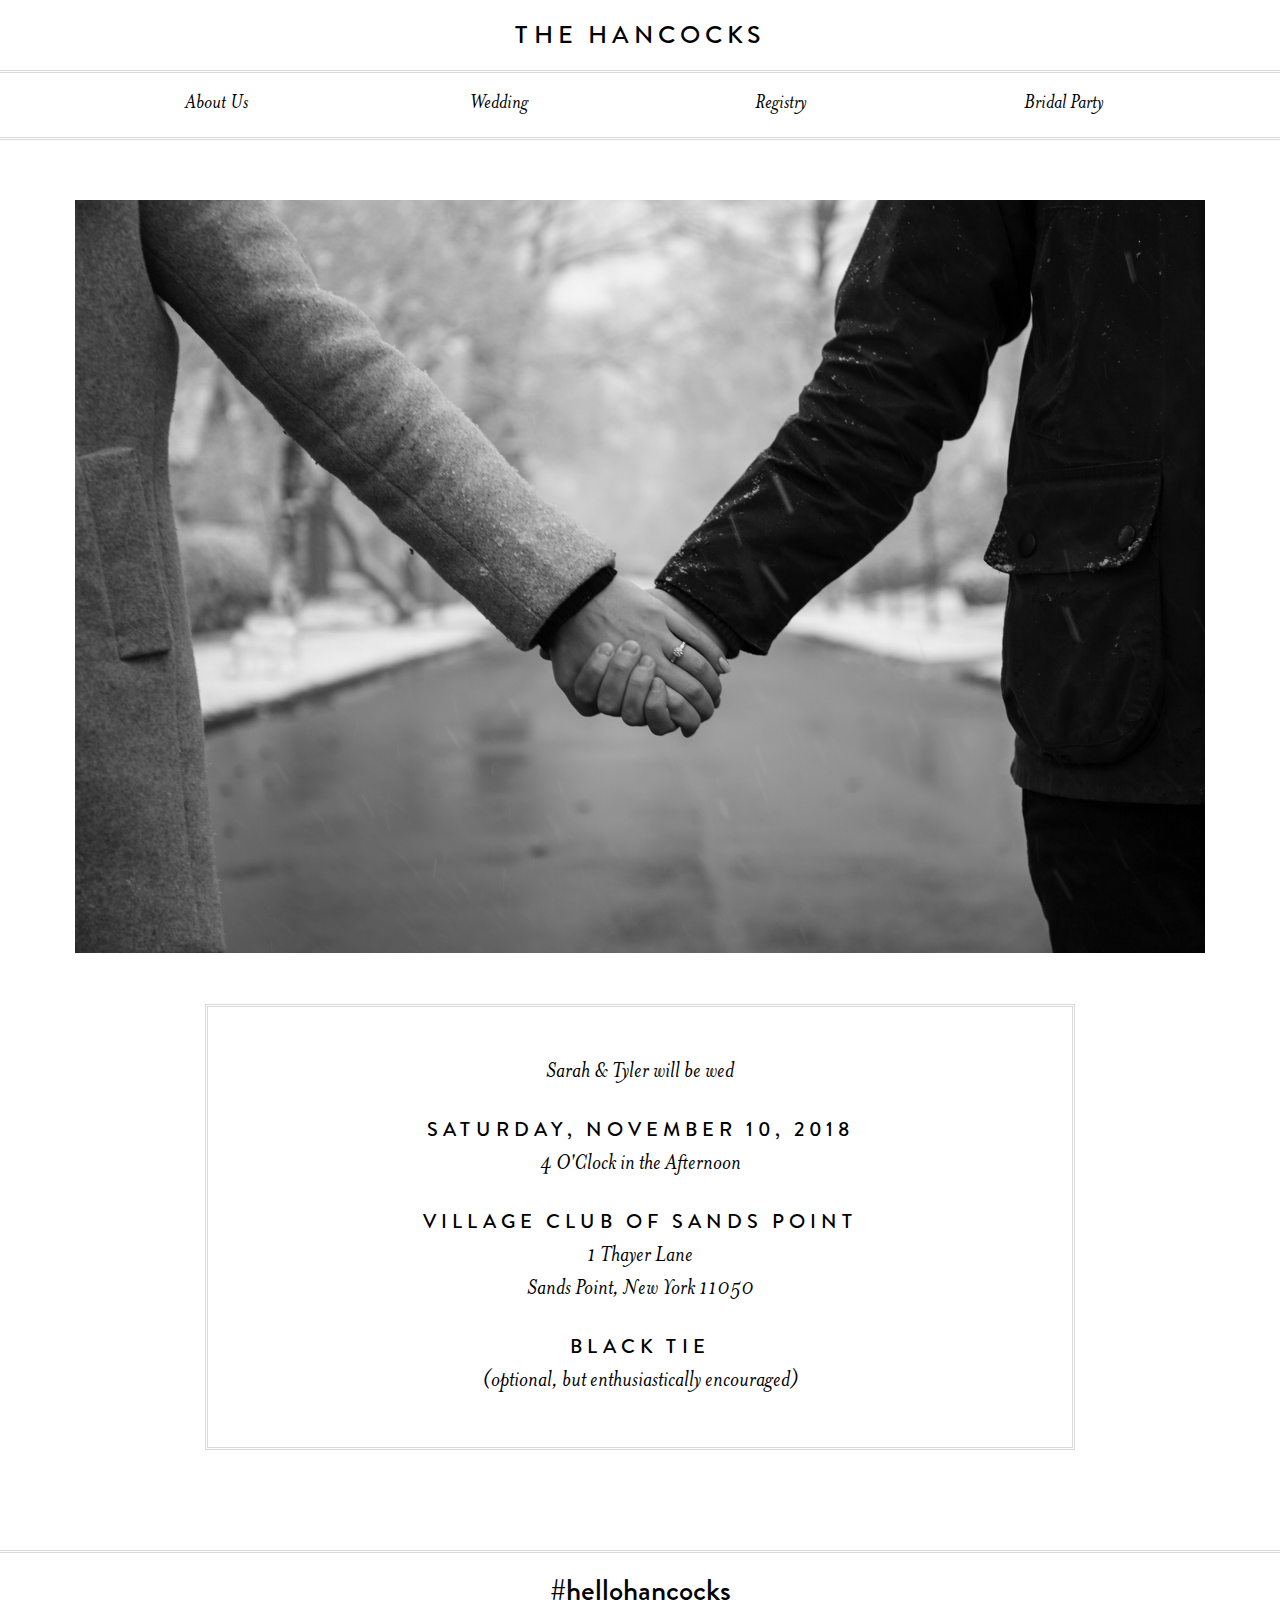
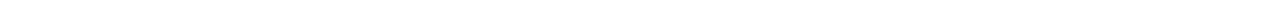
<file: index.html>
<!doctype html>
<html>
  <head>
  	<meta charset="utf-8">
    <meta name="viewport" content="width=device-width,height=device-height,initial-scale=1,maximum-scale=1,user-scalable=no">
    <title>Hello Hancocks</title>
    <link rel="shortcut icon" href="assets/images/favicon.png" type="image/x-icon">
  	<!-- meta info -->
    <meta name="description" content="Sarah and Tyler will be wed Saturday, November 10, 2018 4 O'Clock in the Afternoon"/>
    <!-- style sheets -->
  	<link rel="stylesheet" type="text/css" href="assets/css/grid.css">
  	<link rel="stylesheet" type="text/css" href="assets/css/style.css">
  </head>
  <body>
    <header>
      <div class="logo">
        <a href="http://hellohancocks.com/">The Hancocks</a>
      </div>
      <nav>
        <ul class="nav-mobile">
          <div class="container">
            <div class="row no-gutters">
              <div class="col-3">
                <li class="nav-mobile__item">
                  <a href="about.html">About Us</a>
                </li>
              </div>
              <div class="col-3">
                <li class="nav-mobile__item">
                  <a href="wedding.html">Wedding</a>
                </li>
              </div>
              <div class="col-3">
                <li class="nav-mobile__item">
                  <a href="registry.html">Registry</a>
                </li>
              </div>
              <div class="col-3">
                <li class="nav-mobile__item">
                  <a href="bridal-party.html">Bridal Party</a>
                </li>
              </div>
            </div>
          </div>
        </ul>
      </nav><!-- end nav -->
    </header><!-- end header -->
    <article id="bridal-party">
      <section>
        <div class="container">
          <div class="row">
            <div class="col-12">
              <img src="assets/images/index-feature.jpg" width="100%;"/>
            </div>
          </div>
          <div class="row flex">
            <div class="col-12 col-md-9" id="wedding-info">
              <p class="text">Sarah &amp; Tyler will be wed</p>
              <p class="text"><span class="date">Saturday, November 10, 2018</span><br />4 O'Clock in the Afternoon</p>
              <p class="text"><span class="place">Village Club of Sands Point</span><br />1 Thayer Lane<br />Sands Point, New York 11050</p>
              <p class="text"><span class="attire">Black Tie</span><br />(optional, but enthusiastically encouraged)</p>
            </div>
          </div>
        </div>
      </section>
    </article>
    <footer>
      <div class="container">
        <h4 class="hashtag"><a href="https://www.instagram.com/explore/tags/hellohancocks/" target="_blank">#hellohancocks</a></h4>
      </div>
    </footer>

  	<!-- scripts -->
  	<script src="https://code.jquery.com/jquery-3.3.1.min.js" integrity="sha256-FgpCb/KJQlLNfOu91ta32o/NMZxltwRo8QtmkMRdAu8=" crossorigin="anonymous"></script>
  </body>
</html>
</file>
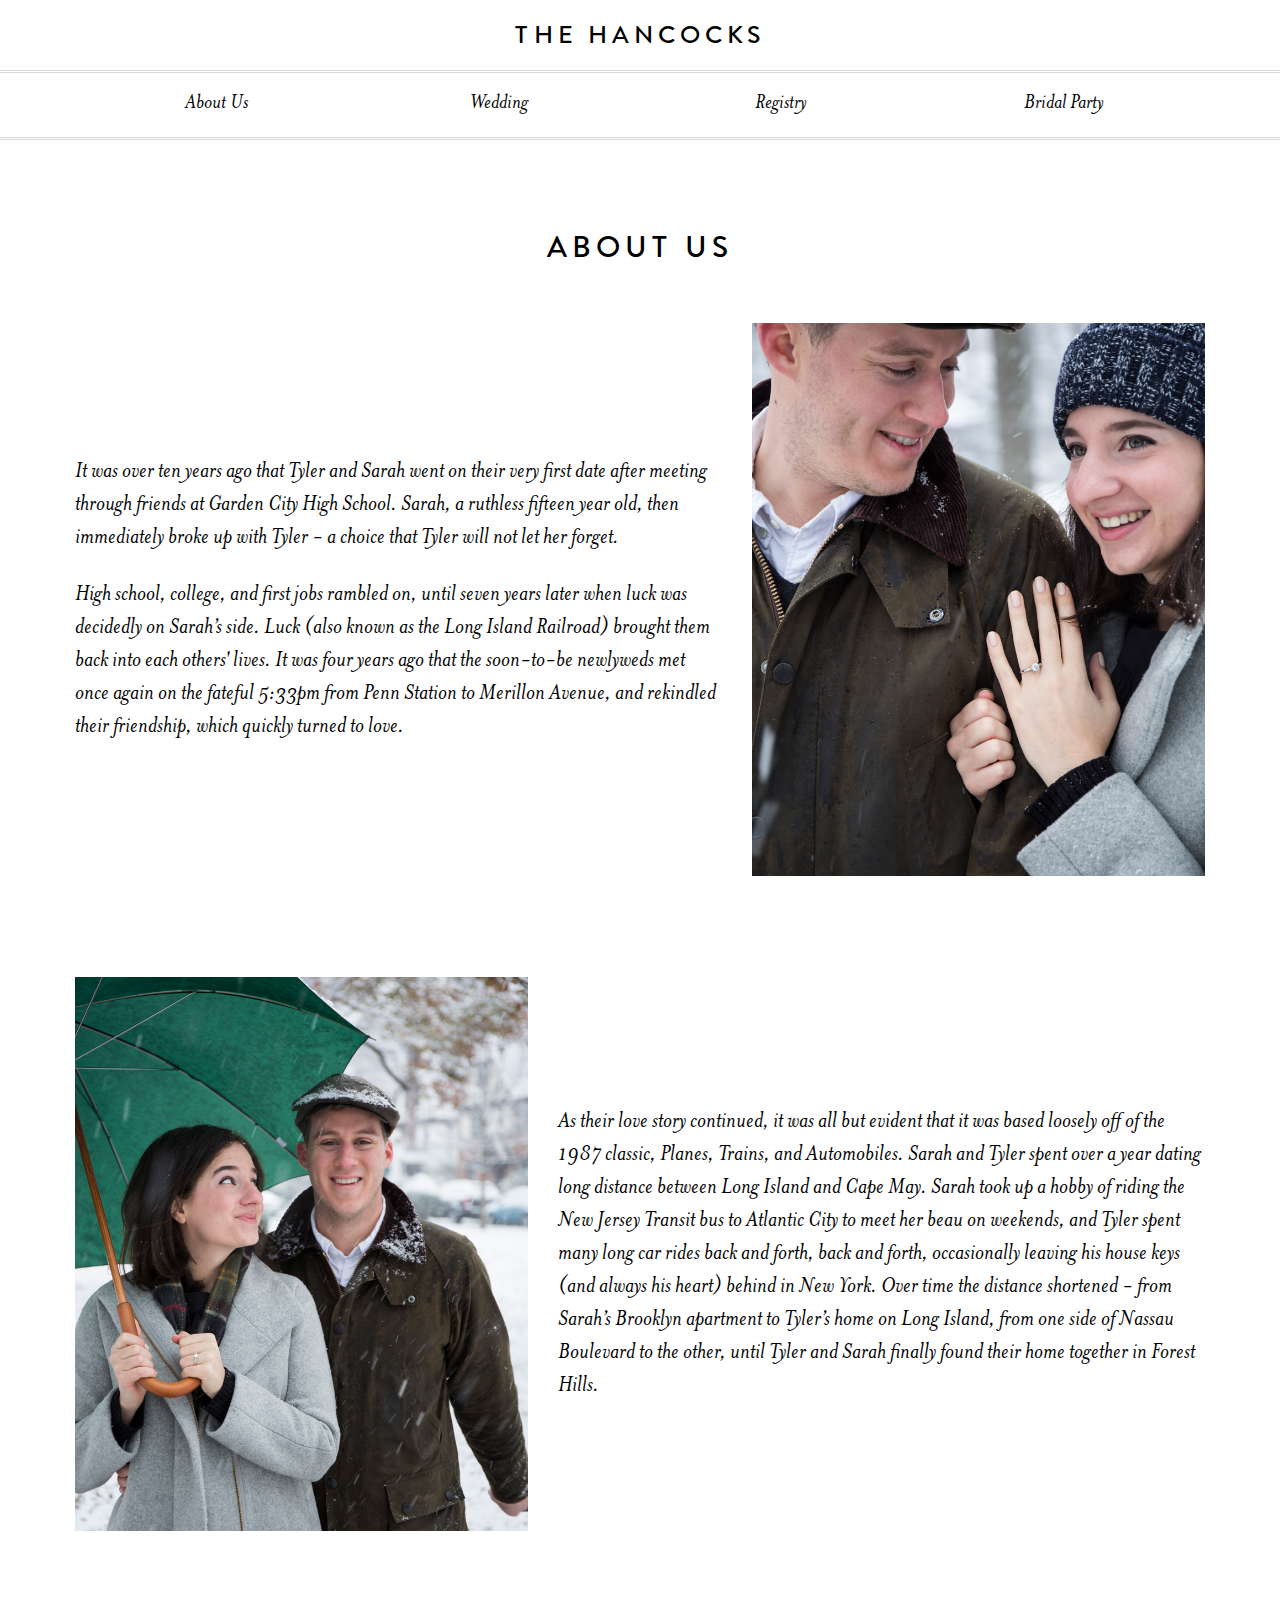
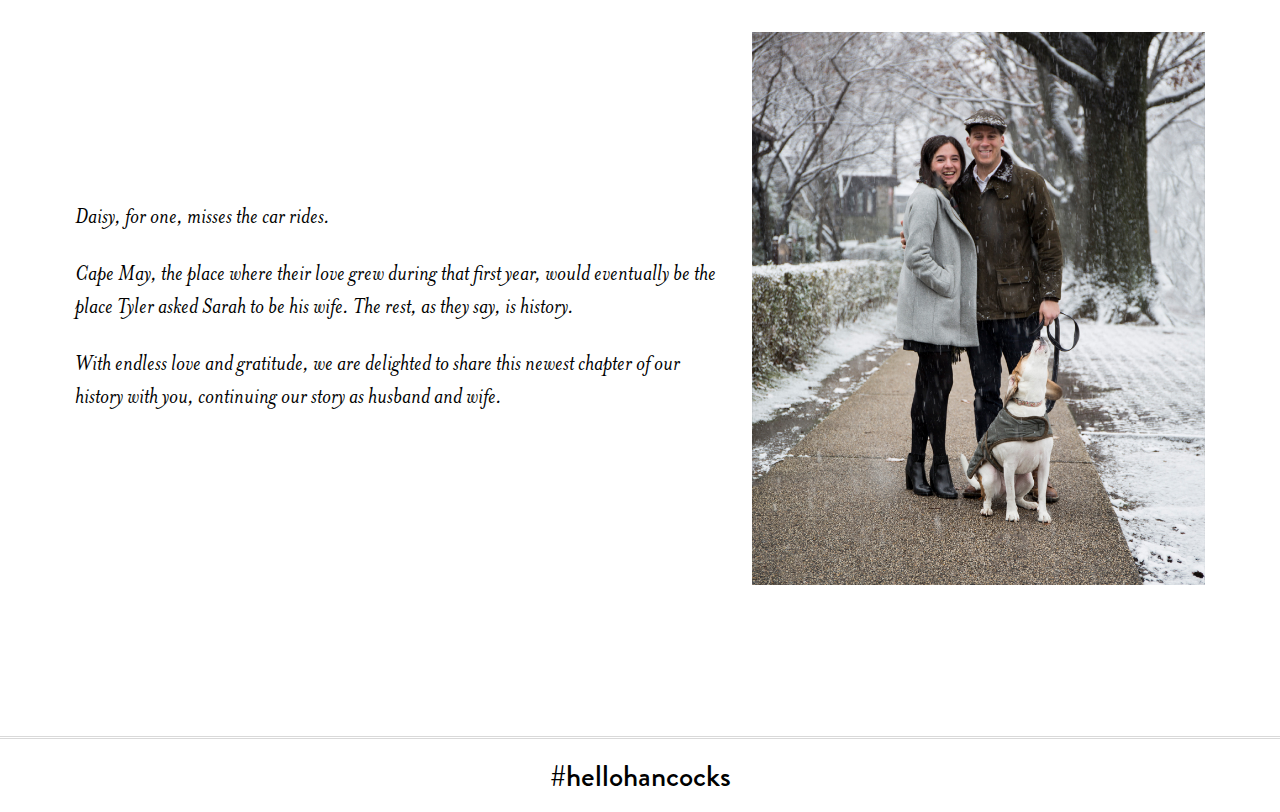
<file: about.html>
<!doctype html>
<html>
  <head>
  	<meta charset="utf-8">
    <meta name="viewport" content="width=device-width,height=device-height,initial-scale=1,maximum-scale=1,user-scalable=no">
    <title>Hello Hancocks | About</title>
    <link rel="shortcut icon" href="assets/images/favicon.png" type="image/x-icon">
  	<!-- meta info -->
    <meta name="description" content="Everything you need to know about the bride and groom- Sarah and Tyler."/>
    <!-- style sheets -->
  	<link rel="stylesheet" type="text/css" href="assets/css/grid.css">
  	<link rel="stylesheet" type="text/css" href="assets/css/style.css">
  </head>
  <body>
    <header>
      <div class="logo">
        <a href="http://hellohancocks.com/">The Hancocks</a>
      </div>
      <nav>
        <ul class="nav-mobile">
          <div class="container">
            <div class="row no-gutters">
              <div class="col-3">
                <li class="nav-mobile__item">
                  <a href="about.html">About Us</a>
                </li>
              </div>
              <div class="col-3">
                <li class="nav-mobile__item">
                  <a href="wedding.html">Wedding</a>
                </li>
              </div>
              <div class="col-3">
                <li class="nav-mobile__item">
                  <a href="registry.html">Registry</a>
                </li>
              </div>
              <div class="col-3">
                <li class="nav-mobile__item">
                  <a href="bridal-party.html">Bridal Party</a>
                </li>
              </div>
            </div>
          </div>
        </ul>
      </nav><!-- end nav -->
    </header><!-- end header -->
    <article id="about">
      <section>
        <div class="container">
          <div class="row">
            <div class="col-12">
              <h2 class="title">About Us</h2>
            </div>
          </div>
          <div class="row flex grid-row">
            <div class="col-12 col-sm-8 col-md-5 order-md-last">
              <img src="assets/images/gallery-arm-hold.jpg" width="100%;"/>
            </div>
            <div class="col-12 col-sm-8 col-md-7">
              <p class="text">It was over ten years ago that Tyler and Sarah went on their very first date after meeting through friends at Garden City High School. Sarah, a ruthless fifteen year old, then immediately broke up with Tyler - a choice that Tyler will not let her forget.</p>
              <p class="text">High school, college, and first jobs rambled on, until seven years later when luck was decidedly on Sarah’s side. Luck (also known as the Long Island Railroad) brought them back into each others' lives. It was four years ago that the soon-to-be newlyweds met once again on the fateful 5:33pm from Penn Station to Merillon Avenue, and rekindled their friendship, which quickly turned to love.</p>
            </div>
          </div><!-- end flex row -->
          <div class="row flex grid-row">
            <div class="col-12 col-sm-8 col-md-5">
              <img src="assets/images/gallery-umbrella.jpg" width="100%;"/>
            </div>
            <div class="col-12 col-sm-8 col-md-7">
              <p class="text">As their love story continued, it was all but evident that it was based loosely off of the 1987 classic, Planes, Trains, and Automobiles. Sarah and Tyler spent over a year dating long distance between Long Island and Cape May. Sarah took up a hobby of riding the New Jersey Transit bus to Atlantic City to meet her beau on weekends, and Tyler spent many long car rides back and forth, back and forth, occasionally leaving his house keys (and always his heart) behind in New York. Over time the distance shortened - from Sarah’s Brooklyn apartment to Tyler’s home on Long Island, from one side of Nassau Boulevard to the other, until Tyler and Sarah finally found their home together in Forest Hills.</p>
            </div>
          </div><!-- end flex row -->
          <div class="row flex grid-row">
            <div class="col-12 col-sm-8 col-md-5 order-md-last">
              <img src="assets/images/gallery-daisy-howl.jpg" width="100%;"/>
            </div>
            <div class="col-12 col-sm-8 col-md-7">
              <p class="text">Daisy, for one, misses the car rides.</p>
              <p class="text">Cape May, the place where their love grew during that first year, would eventually be the place Tyler asked Sarah to be his wife. The rest, as they say, is history.</p>
              <p class="text">With endless love and gratitude, we are delighted to share this newest chapter of our history with you, continuing our story as husband and wife.</p>
            </div>
          </div><!-- end flex row -->
        </div>
      </section>
    </article>
    <footer>
      <div class="container">
        <h4 class="hashtag"><a href="https://www.instagram.com/explore/tags/hellohancocks/" target="_blank">#hellohancocks</a></h4>
      </div>
    </footer>

  	<!-- scripts -->
  	<script src="https://code.jquery.com/jquery-3.3.1.min.js" integrity="sha256-FgpCb/KJQlLNfOu91ta32o/NMZxltwRo8QtmkMRdAu8=" crossorigin="anonymous"></script>
  </body>
</html>
</file>
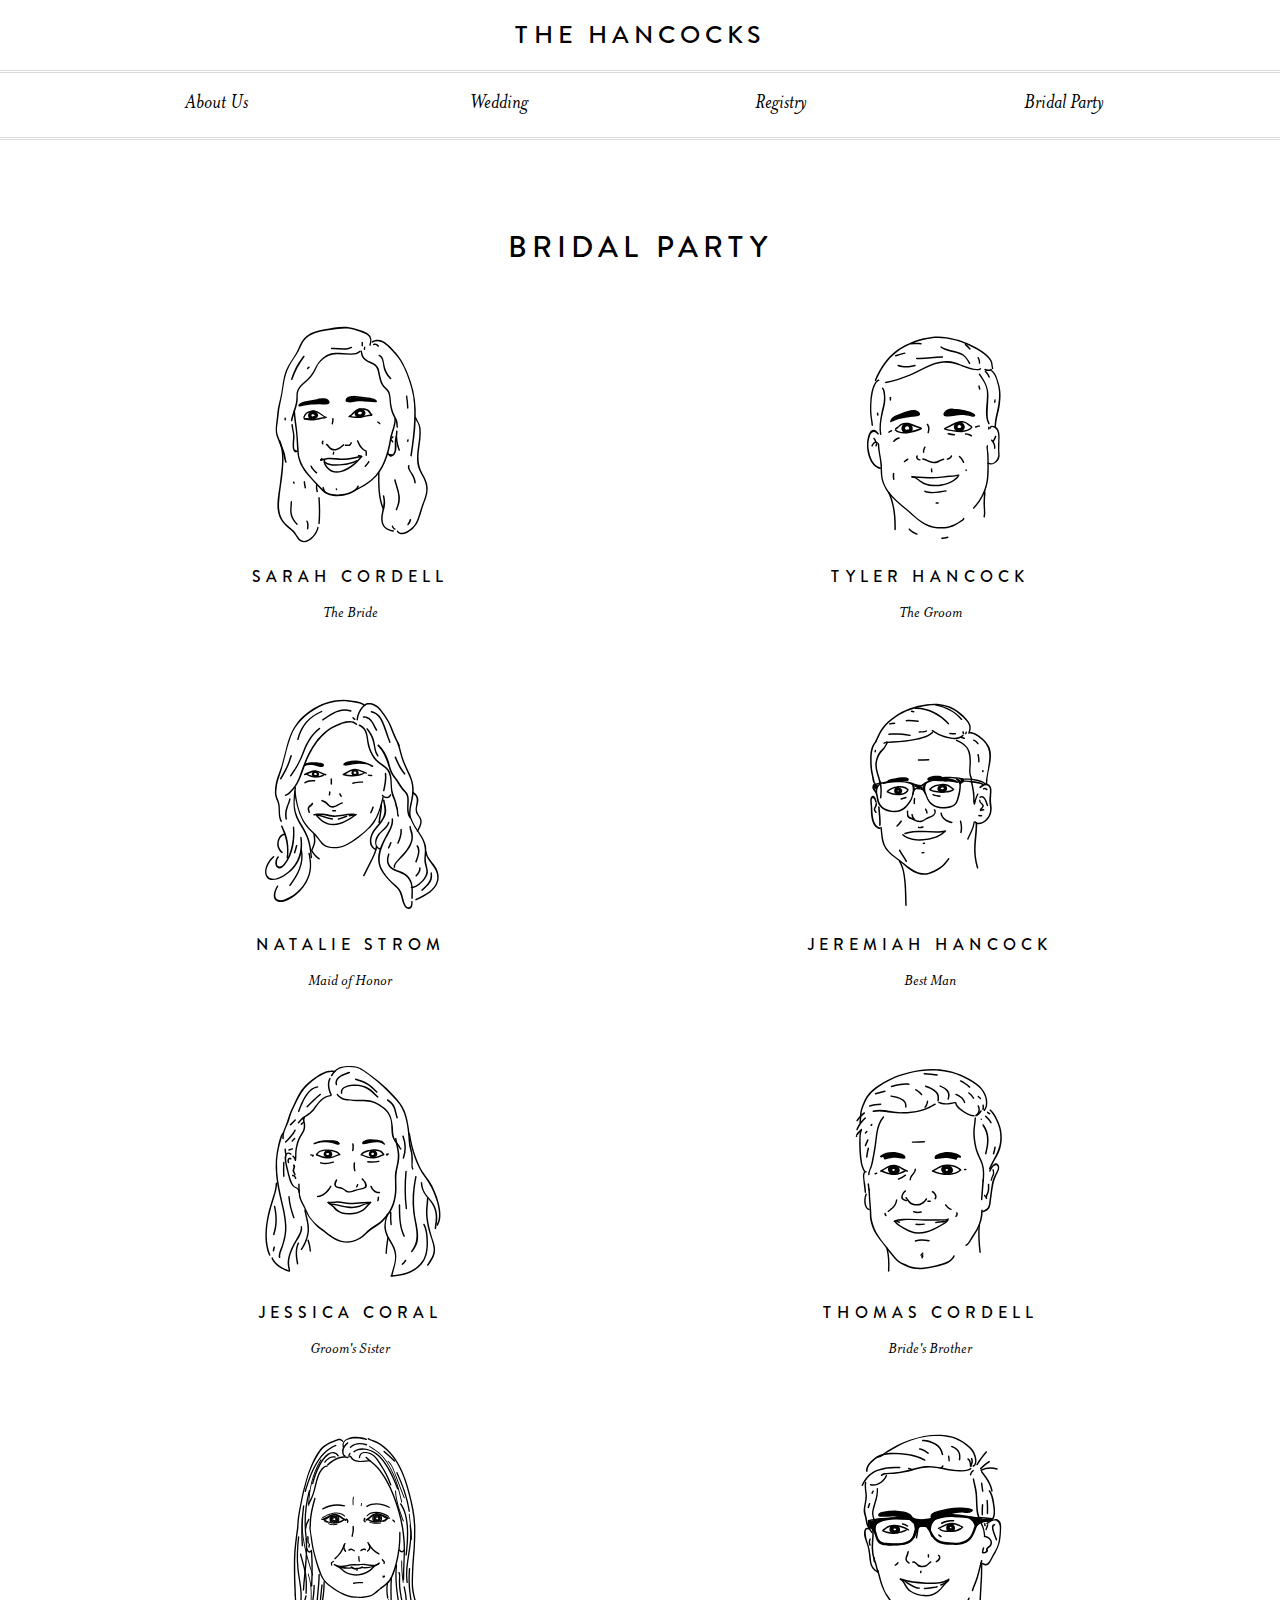
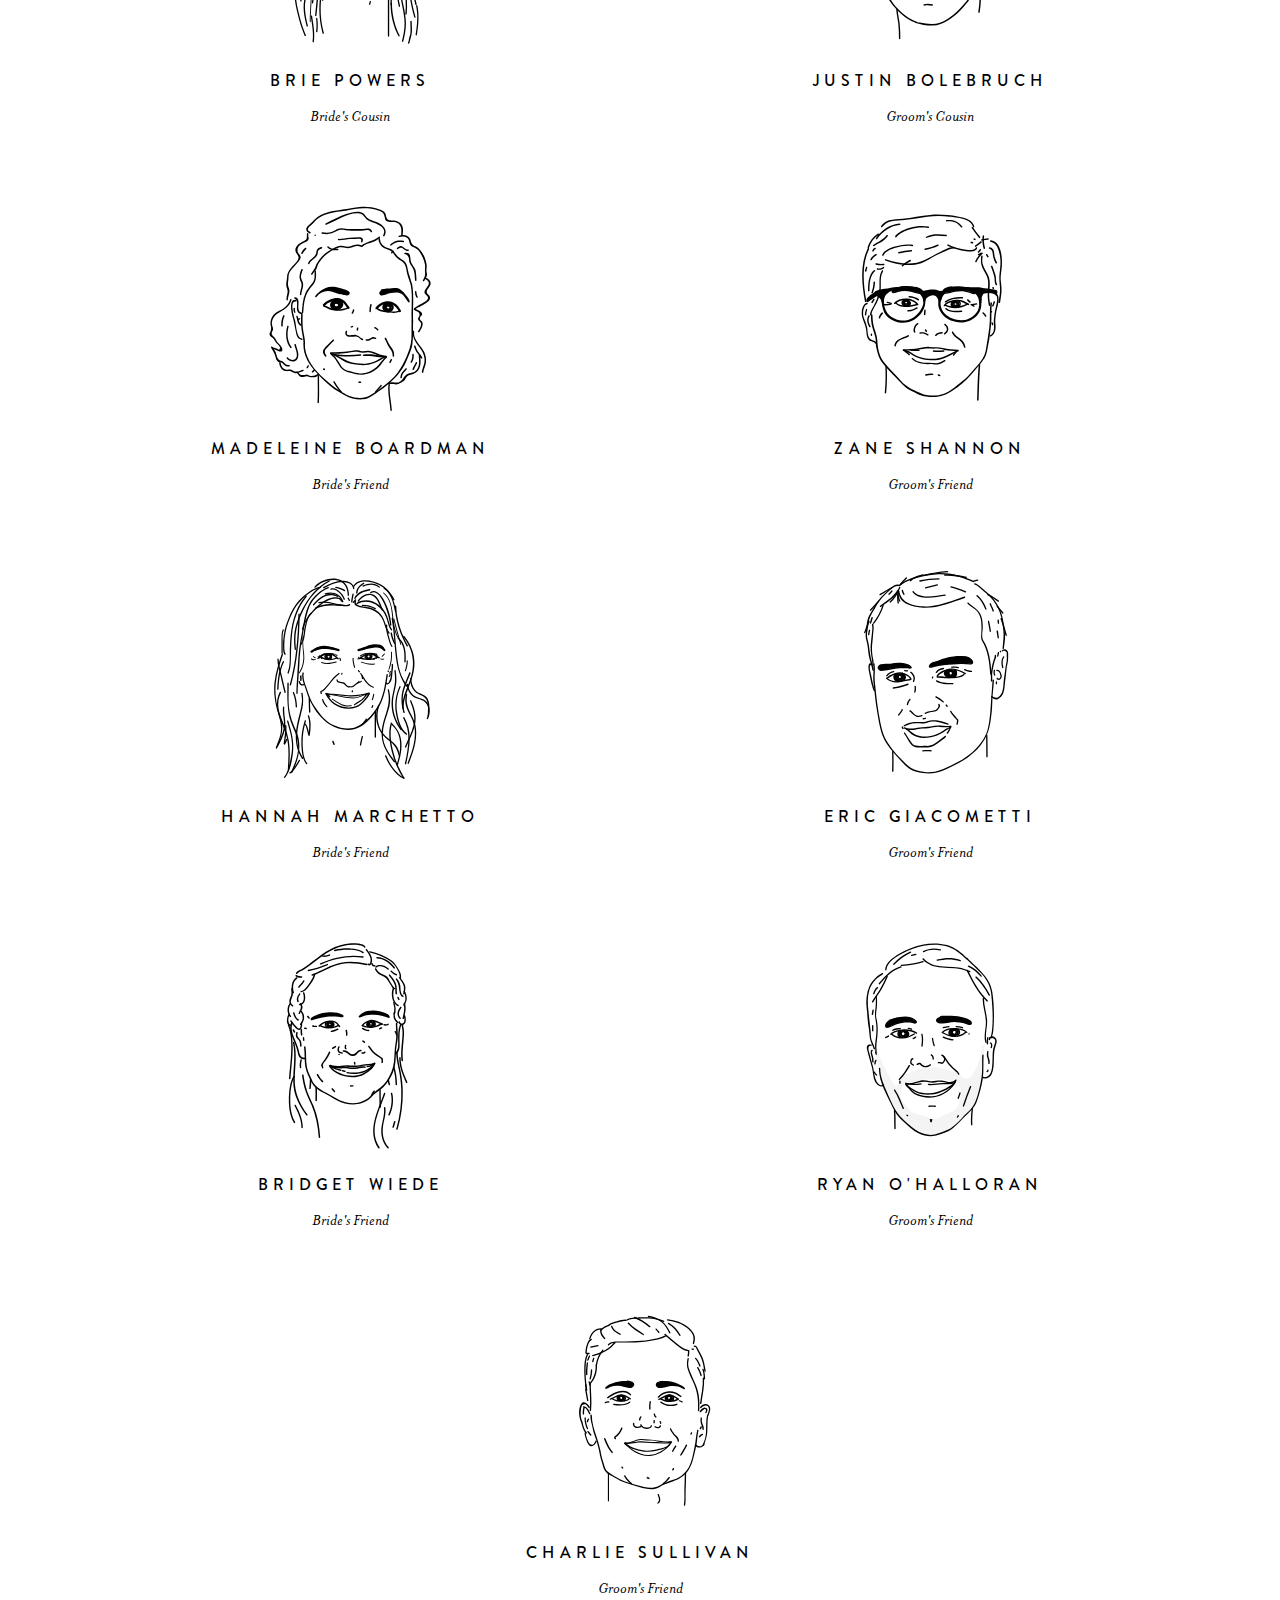
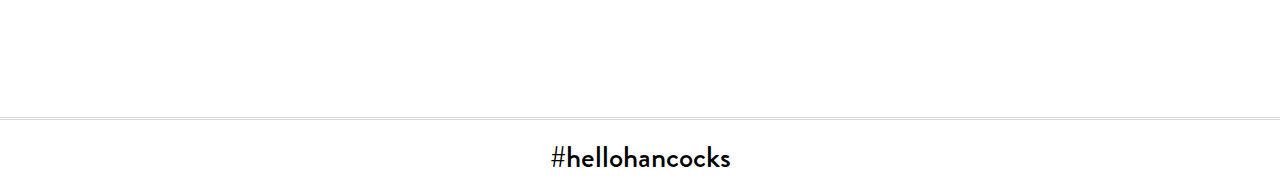
<file: bridal-party.html>
<!doctype html>
<html>
  <head>
  	<meta charset="utf-8">
    <meta name="viewport" content="width=device-width,height=device-height,initial-scale=1,maximum-scale=1,user-scalable=no">
    <title>Hello Hancocks | Bridal Party</title>
    <link rel="shortcut icon" href="assets/images/favicon.png" type="image/x-icon">
  	<!-- meta info -->
    <meta name="description" content="All of our closest family and friends <3"/>
    <!-- style sheets -->
  	<link rel="stylesheet" type="text/css" href="assets/css/grid.css">
  	<link rel="stylesheet" type="text/css" href="assets/css/style.css">
  </head>
  <body>
    <header>
      <div class="logo">
        <a href="http://hellohancocks.com/">The Hancocks</a>
      </div>
      <nav>
        <ul class="nav-mobile">
          <div class="container">
            <div class="row no-gutters">
              <div class="col-3">
                <li class="nav-mobile__item">
                  <a href="about.html">About Us</a>
                </li>
              </div>
              <div class="col-3">
                <li class="nav-mobile__item">
                  <a href="wedding.html">Wedding</a>
                </li>
              </div>
              <div class="col-3">
                <li class="nav-mobile__item">
                  <a href="registry.html">Registry</a>
                </li>
              </div>
              <div class="col-3">
                <li class="nav-mobile__item">
                  <a href="bridal-party.html">Bridal Party</a>
                </li>
              </div>
            </div>
          </div>
        </ul>
      </nav><!-- end nav -->
    </header><!-- end header -->
    <article id="bridal-party">
      <section>
        <div class="container">
          <div class="row">
            <div class="col-12">
              <h2 class="title">Bridal Party</h2>
            </div>
          </div>
          <div class="row">
            <div class="col-12 col-sm-6">
              <div class="bridal-party-member">
              	<img src="assets/images/bridal-party/sarah.svg" alt="Sarah Cordell, The Bride" width="225px;" />
                <p class="name">Sarah Cordell</p>
                <p class="role">The Bride</p>
              </div>
            </div>
            <div class="col-12 col-sm-6">
              <div class="bridal-party-member">
              	<img src="assets/images/bridal-party/tyler.svg" alt="Tyler Hancock, The Groom" width="225px;" />
                <p class="name">Tyler Hancock</p>
                <p class="role">The Groom</p>
              </div>
            </div>
          </div><!-- bridal party row -->
          <div class="row">
            <div class="col-12 col-sm-6">
              <div class="bridal-party-member">
              	<img src="assets/images/bridal-party/natalie.svg" alt="Natalie Strom, Maid of Honor" width="225px;" />
                <p class="name">Natalie Strom</p>
                <p class="role">Maid of Honor</p>
              </div>
            </div>
            <div class="col-12 col-sm-6">
              <div class="bridal-party-member">
              	<img src="assets/images/bridal-party/jr.svg" alt="Jeremiah Hancock, Best Man" width="225px;" />
                <p class="name">Jeremiah Hancock</p>
                <p class="role">Best Man</p>
              </div>
            </div>
          </div><!-- bridal party row -->
          <div class="row">
            <div class="col-12 col-sm-6">
              <div class="bridal-party-member">
              	<img src="assets/images/bridal-party/jess.svg" alt="Jessica Coral, Groom's Sister" width="225px;" />
                <p class="name">Jessica Coral</p>
                <p class="role">Groom's Sister</p>
              </div>
            </div>
            <div class="col-12 col-sm-6">
              <div class="bridal-party-member">
              	<img src="assets/images/bridal-party/thomas.svg" alt="Thomas Cordell, Bride's Brother" width="225px;" />
                <p class="name">Thomas Cordell</p>
                <p class="role">Bride's Brother</p>
              </div>
            </div>
          </div><!-- bridal party row -->
          <div class="row">
            <div class="col-12 col-sm-6">
              <div class="bridal-party-member">
              	<img src="assets/images/bridal-party/brie.svg" alt="Brie Powers, Bride's Cousin" width="225px;" />
                <p class="name">Brie Powers</p>
                <p class="role">Bride's Cousin</p>
              </div>
            </div>
            <div class="col-12 col-sm-6">
              <div class="bridal-party-member">
              	<img src="assets/images/bridal-party/justin.svg" alt="Justin Bolebruch, Groom's Cousin" width="225px;" />
                <p class="name">Justin Bolebruch</p>
                <p class="role">Groom's Cousin</p>
              </div>
            </div>
          </div><!-- bridal party row -->
          <div class="row">
            <div class="col-12 col-sm-6">
              <div class="bridal-party-member">
              	<img src="assets/images/bridal-party/maddy.svg" alt="Madeleine Boardman, Bride's Friend" width="225px;" />
                <p class="name">Madeleine Boardman</p>
                <p class="role">Bride's Friend</p>
              </div>
            </div>
            <div class="col-12 col-sm-6">
              <div class="bridal-party-member">
              	<img src="assets/images/bridal-party/zane.svg" alt="Zane Shannon, Groom's Friend" width="225px;" />
                <p class="name">Zane Shannon</p>
                <p class="role">Groom's Friend</p>
              </div>
            </div>
          </div><!-- bridal party row -->
          <div class="row">
            <div class="col-12 col-sm-6">
              <div class="bridal-party-member">
              	<img src="assets/images/bridal-party/hannah.svg" alt="Hannah Marchetto, Bride's Friend" width="225px;" />
                <p class="name">Hannah Marchetto</p>
                <p class="role">Bride's Friend</p>
              </div>
            </div>
            <div class="col-12 col-sm-6">
              <div class="bridal-party-member">
                <img src="assets/images/bridal-party/eric.svg" alt="Eric Giacometti, Groom's Friend" width="225px;" />
                <p class="name">Eric Giacometti</p>
                <p class="role">Groom's Friend</p>
              </div>
            </div>
          </div><!-- bridal party row -->
          <div class="row">
            <div class="col-12 col-sm-6">
              <div class="bridal-party-member">
                <img src="assets/images/bridal-party/bridget.svg" alt="Bridget Wiede, Bride's Friend" width="225px;" />
                <p class="name">Bridget Wiede</p>
                <p class="role">Bride's Friend</p>
              </div>
            </div>
            <div class="col-12 col-sm-6">
              <div class="bridal-party-member">
                <img src="assets/images/bridal-party/ryan.svg" alt="Ryan O'Halloran, Groom's Friend" width="225px;" />
                <p class="name">Ryan O'Halloran</p>
                <p class="role">Groom's Friend</p>
              </div>
            </div>
          </div><!-- bridal party row -->
          <div class="row flex">
            <div class="col-12 col-sm-6">
              <div class="bridal-party-member">
                <img src="assets/images/bridal-party/charlie.svg" alt="Charlie Sullivan, Groom's Friend" width="225px;" />
                <p class="name">Charlie Sullivan</p>
                <p class="role">Groom's Friend</p>
              </div>
            </div>
          </div><!-- bridal party row -->
        </div>
      </section>
    </article>
    <footer>
      <div class="container">
        <h4 class="hashtag"><a href="https://www.instagram.com/explore/tags/hellohancocks/" target="_blank">#hellohancocks</a></h4>
      </div>
    </footer>

  	<!-- scripts -->
  	<script src="https://code.jquery.com/jquery-3.3.1.min.js" integrity="sha256-FgpCb/KJQlLNfOu91ta32o/NMZxltwRo8QtmkMRdAu8=" crossorigin="anonymous"></script>
  </body>
</html>
</file>
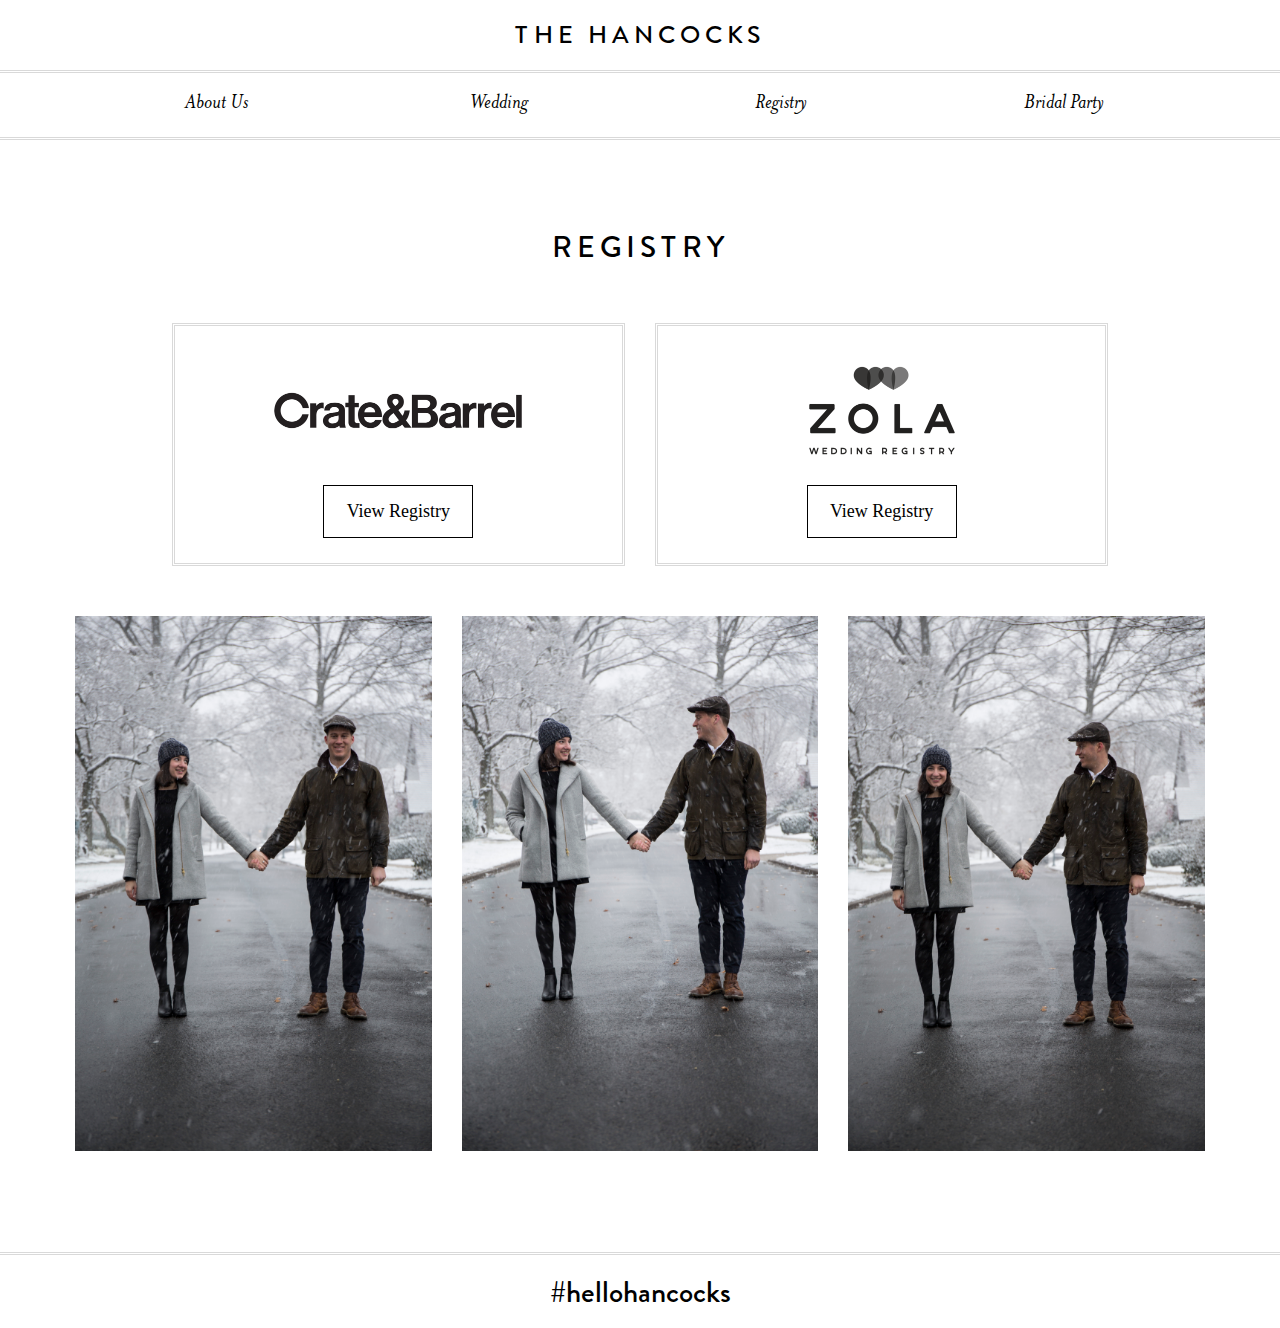
<file: registry.html>
<!doctype html>
<html>
  <head>
  	<meta charset="utf-8">
    <meta name="viewport" content="width=device-width,height=device-height,initial-scale=1,maximum-scale=1,user-scalable=no">
    <title>Hello Hancocks | Registry</title>
    <link rel="shortcut icon" href="assets/images/favicon.png" type="image/x-icon">
  	<!-- meta info -->
    <meta name="description" content="Help us fill our home with some essential items from our Crate and Barrel and Zola registries."/>
    <!-- style sheets -->
  	<link rel="stylesheet" type="text/css" href="assets/css/grid.css">
  	<link rel="stylesheet" type="text/css" href="assets/css/style.css">
  </head>
  <body>
    <header>
      <div class="logo">
        <a href="http://hellohancocks.com/">The Hancocks</a>
      </div>
      <nav>
        <ul class="nav-mobile">
          <div class="container">
            <div class="row no-gutters">
              <div class="col-3">
                <li class="nav-mobile__item">
                  <a href="about.html">About Us</a>
                </li>
              </div>
              <div class="col-3">
                <li class="nav-mobile__item">
                  <a href="wedding.html">Wedding</a>
                </li>
              </div>
              <div class="col-3">
                <li class="nav-mobile__item">
                  <a href="registry.html">Registry</a>
                </li>
              </div>
              <div class="col-3">
                <li class="nav-mobile__item">
                  <a href="bridal-party.html">Bridal Party</a>
                </li>
              </div>
            </div>
          </div>
        </ul>
      </nav><!-- end nav -->
    </header><!-- end header -->
    <article id="registry">
      <section>
        <div class="container">
          <div class="row">
            <div class="col-12">
              <h2 class="title">Registry</h2>
            </div>
          </div>
          <div class="row flex">
            <div class="col-12 col-sm-6 col-lg-5">
              <div class="registry">
                <a href="https://www.crateandbarrel.com/gift-registry/sarah-cordell-and-tyler-hancock/r5776562" target="_blank">
                  <img src="assets/images/registry-crate-barrel-logo.png" width="100%;" />
                  <div class="button">
                    <span>View Registry</span>
                  </div>
                </a>
              </div>
            </div>
            <div class="col-12 col-sm-6 col-lg-5">
              <div class="registry">
                <a href="https://www.zola.com/registry/hellohancocks" target="_blank">
                  <img src="assets/images/registry-zola-logo.png" width="100%;" />
                  <div class="button">
                    <span>View Registry</span>
                  </div>
                </a>
              </div>
            </div>
          </div>
          <div class="row">
            <div class="col-12 col-md-4 registry-gallery-img">
              <img src="assets/images/sarah-tyler-left.jpg" width="100%;"/>
            </div>
            <div class="col-12 col-md-4 registry-gallery-img">
              <img src="assets/images/sarah-tyler-center.jpg" width="100%;"/>
            </div>
            <div class="col-12 col-md-4">
              <img src="assets/images/sarah-tyler-right.jpg" width="100%;"/>
            </div>
          </div><!-- end flex row -->
        </div>
      </section>
    </article>
    <footer>
      <div class="container">
        <h4 class="hashtag"><a href="https://www.instagram.com/explore/tags/hellohancocks/" target="_blank">#hellohancocks</a></h4>
      </div>
    </footer>

  	<!-- scripts -->
  	<script src="https://code.jquery.com/jquery-3.3.1.min.js" integrity="sha256-FgpCb/KJQlLNfOu91ta32o/NMZxltwRo8QtmkMRdAu8=" crossorigin="anonymous"></script>
  </body>
</html>
</file>
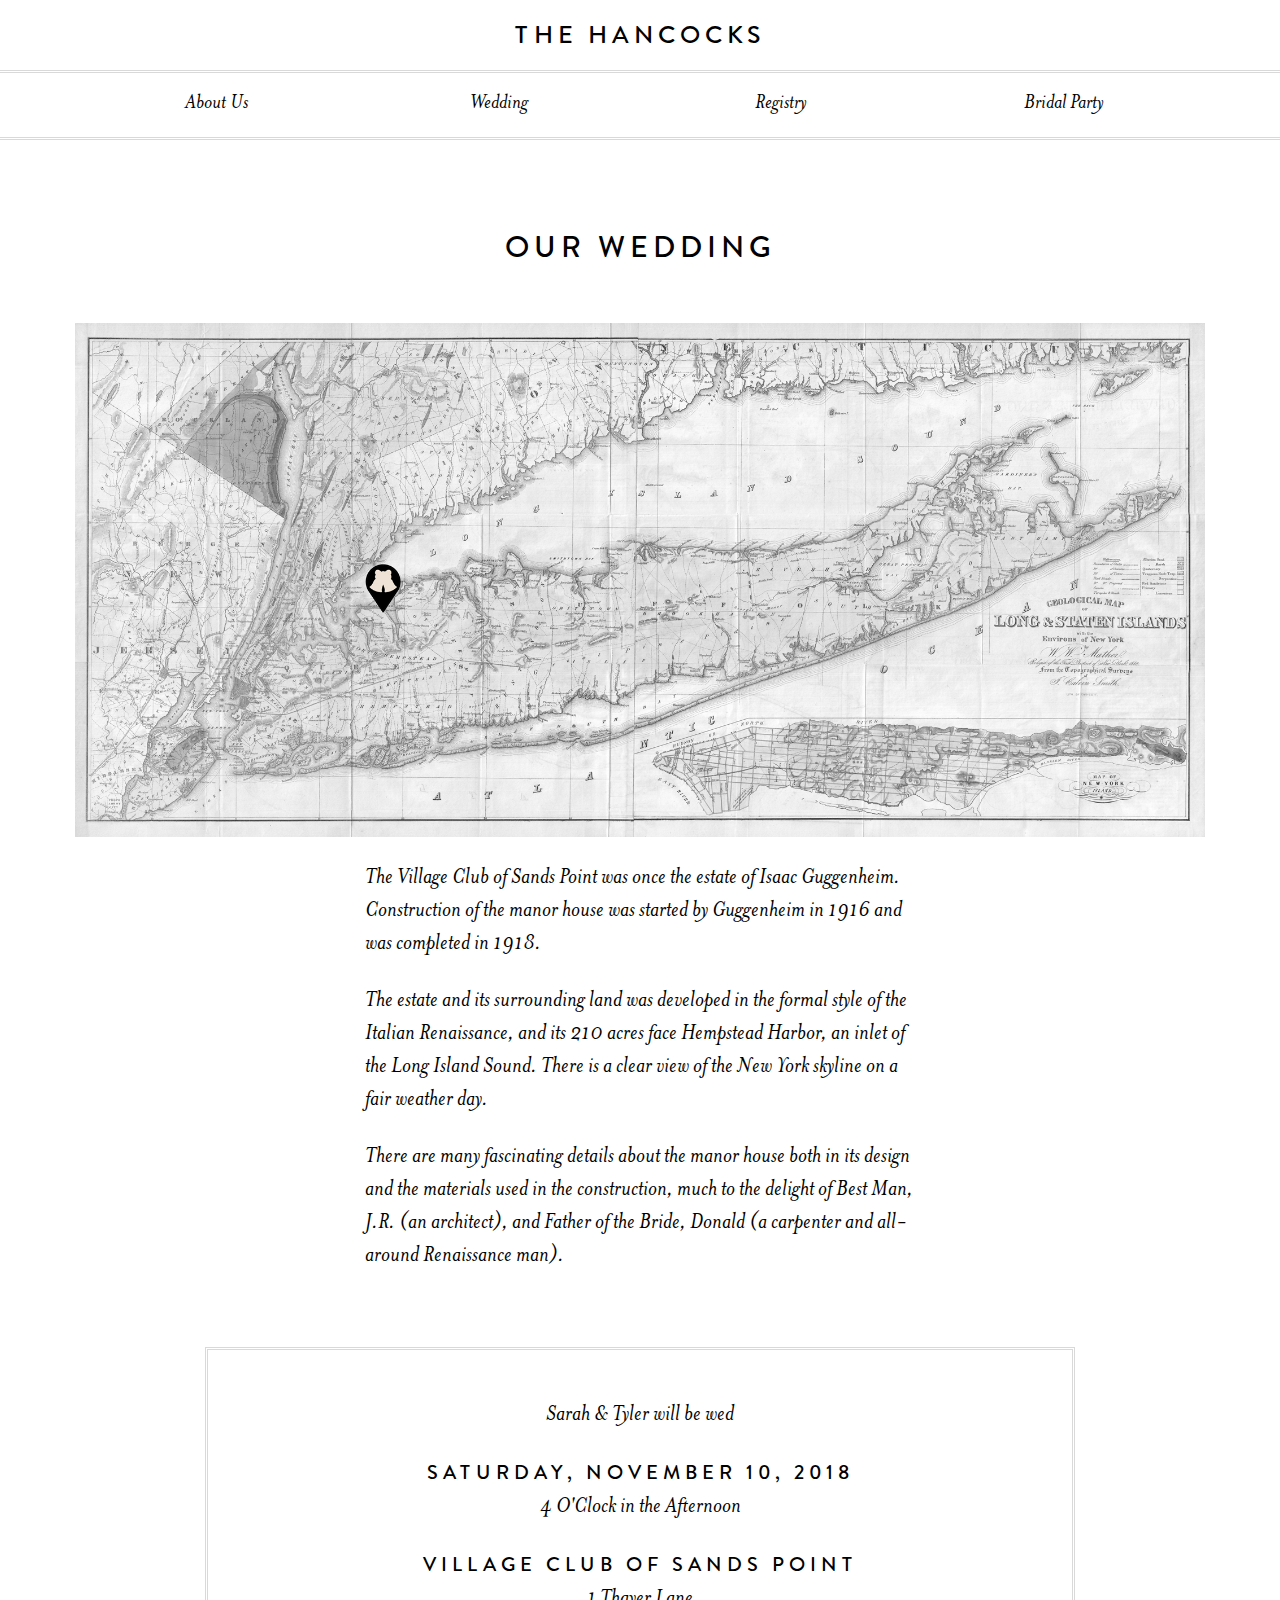
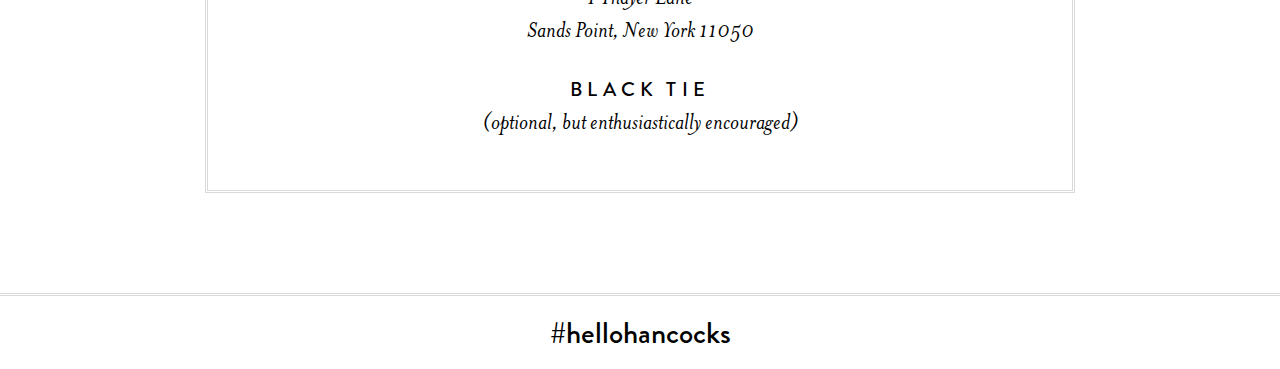
<file: wedding.html>
<!doctype html>
<html>
  <head>
  	<meta charset="utf-8">
    <meta name="viewport" content="width=device-width,height=device-height,initial-scale=1,maximum-scale=1,user-scalable=no">
    <title>Hello Hancocks | Wedding</title>
    <link rel="shortcut icon" href="assets/images/favicon.png" type="image/x-icon">
  	<!-- meta info -->
    <meta name="description" content="The details surrounding our big day."/>
    <!-- style sheets -->
  	<link rel="stylesheet" type="text/css" href="assets/css/grid.css">
  	<link rel="stylesheet" type="text/css" href="assets/css/style.css">
  </head>
  <body>
    <header>
      <div class="logo">
        <a href="http://hellohancocks.com/">The Hancocks</a>
      </div>
      <nav>
        <ul class="nav-mobile">
          <div class="container">
            <div class="row no-gutters">
              <div class="col-3">
                <li class="nav-mobile__item">
                  <a href="about.html">About Us</a>
                </li>
              </div>
              <div class="col-3">
                <li class="nav-mobile__item">
                  <a href="wedding.html">Wedding</a>
                </li>
              </div>
              <div class="col-3">
                <li class="nav-mobile__item">
                  <a href="registry.html">Registry</a>
                </li>
              </div>
              <div class="col-3">
                <li class="nav-mobile__item">
                  <a href="bridal-party.html">Bridal Party</a>
                </li>
              </div>
            </div>
          </div>
        </ul>
      </nav><!-- end nav -->
    </header><!-- end header -->
    <article id="wedding">
      <section>
        <div class="container">
          <div class="row">
            <div class="col-12">
              <h2 class="title">Our Wedding</h2>
            </div>
          </div>
          <div class="row flex">
            <div class="col-12">
              <a href="https://www.google.com/maps/place/Village+Club+of+Sands+Point/@40.8488296,-73.7186054,13z/data=!4m5!3m4!1s0x89c28f3e6f2191ad:0xe428f9518554da!8m2!3d40.8488296!4d-73.6835865" target="_blank"><img src="assets/images/map.jpg" width="100%;"/></a>
            </div>
            <div class="col-12 col-sm-8 col-lg-6">
              <p class="text">The Village Club of Sands Point was once the estate of Isaac Guggenheim. Construction of the manor house was started by Guggenheim in 1916 and was completed in 1918.</p>
              <p class="text">The estate and its surrounding land was developed in the formal style of the Italian Renaissance, and its 210 acres face Hempstead Harbor, an inlet of the Long Island Sound. There is a clear view of the New York skyline on a fair weather day.</p>
              <p class="text">There are many fascinating details about the manor house both in its design and the materials used in the construction, much to the delight of Best Man, J.R. (an architect), and Father of the Bride, Donald (a carpenter and all-around Renaissance man).</p>
            </div>
          </div><!-- end flex row -->
          <div class="row flex">
            <div class="col-12 col-sm-11 col-md-9" id="wedding-info">
              <p class="text">Sarah &amp; Tyler will be wed</p>
              <p class="text"><span class="date">Saturday, November 10, 2018</span><br />4 O'Clock in the Afternoon</p>
              <p class="text"><span class="place">Village Club of Sands Point</span><br />1 Thayer Lane<br />Sands Point, New York 11050</p>
              <p class="text"><span class="attire">Black Tie</span><br />(optional, but enthusiastically encouraged)</p>
            </div>
          </div>
        </div>
      </section>
    </article>
    <footer>
      <div class="container">
        <h4 class="hashtag"><a href="https://www.instagram.com/explore/tags/hellohancocks/" target="_blank">#hellohancocks</a></h4>
      </div>
    </footer>

  	<!-- scripts -->
  	<script src="https://code.jquery.com/jquery-3.3.1.min.js" integrity="sha256-FgpCb/KJQlLNfOu91ta32o/NMZxltwRo8QtmkMRdAu8=" crossorigin="anonymous"></script>
  </body>
</html>
</file>
<file: assets/css/style.css>
/*------------------
      general
------------------*/
@font-face {
  font-family: 'BrandonGrotesque-Medium';
  src: url('BrandonGrotesque-Medium.eot');
  src: url('BrandonGrotesque-Medium.woff2') format('woff2'),
       url('BrandonGrotesque-Medium.woff') format('woff'),
       url('BrandonGrotesque-Medium.ttf') format('truetype'),
       url('BrandonGrotesque-Medium.eot?#iefix') format('embedded-opentype');
  font-weight: normal;
  font-style: normal;
}

@font-face {
  font-family: 'MrsEavesOT-Italic';
  src: url('MrsEavesOT-Italic.eot');
  src: url('MrsEavesOT-Italic.woff2') format('woff2'),
       url('MrsEavesOT-Italic.woff') format('woff'),
       url('MrsEavesOT-Italic.ttf') format('truetype'),
       url('MrsEavesOT-Italic.eot?#iefix') format('embedded-opentype');
  font-weight: normal;
  font-style: normal;
}

html,
body {
  height: 100%; 
  width: 100%;
  margin: 0;
  padding: 0;
  font-size: 62.5%;
  font-weight: normal;
  font-style: normal;
}

h1, h2, h3,
h4, h5, h6,
p, span, a {
  font-style: normal;
  font-weight: normal;
  -moz-osx-font-smoothing: grayscale;
  -webkit-font-smoothing: antialiased;
     -moz-font-smoothing: antialiased;
       -o-font-smoothing: antialiased;
}

a {
  color: inherit;
  text-decoration: none;
}

article {
  position: relative;
  clear: both;
  padding-top: 10rem;
}

@media screen and (min-width: 768px) {
  article {
    padding-top: 17rem;
  }
}

@media screen and (min-width: 992px) {
  article {
    padding-top: 20rem;
  }
}


/*------------------
       fonts
------------------*/
.title {
  padding-bottom: 1.5rem;
  font-family: 'BrandonGrotesque-Medium';
  font-size: 2rem;
  letter-spacing: .5rem;
  text-align: center;
  text-transform: uppercase;
}

.text {
  font-family: 'MrsEavesOT-Italic';
  font-size: 2.2rem;
  line-height: 3rem;
}

@media screen and (min-width: 992px) {
  .title {
    padding-bottom: 3rem;
    font-size: 3rem;
  }
  .text {
    font-size: 2.4rem;
    line-height: 3.3rem;
  }
}

/*------------------
   header and nav
------------------*/
header {
  position: absolute;
  z-index: 1;
  height: 7rem;
  width: 100%;
}

nav {
  position: fixed;
  z-index: 1;
  height: 7rem;
  width: 100%;
  bottom: 0;
  background: #fff;
  border-top: 1px solid rgba(0,0,0,.15);
}

.logo a {
  display: block;
  font-family: 'BrandonGrotesque-Medium';
  margin: 0;
  font-size: 2.5rem;
  letter-spacing: .5rem;
  line-height: 7rem;
  border-bottom: double rgba(0,0,0,.15);
  text-transform: uppercase;
  text-align: center;
  color: inherit;
  text-decoration: none;
}

.nav-mobile {
  list-style-type: none;
  padding: 0;
}

.nav-mobile__item {
  font-family: 'MrsEavesOT-Italic';
  font-size: 1.8rem;
  line-height: 5rem;
  text-align: center;
}

.nav-mobile__item a {
  color: inherit;
  text-decoration: none;
}

@media screen and (min-width: 768px) {
  header {
    height: 5rem;
  }
  nav {
    position: absolute;
    height: 7rem;
    top: 7rem;
    border-bottom: double rgba(0,0,0,.15);
    border-top: double rgba(0,0,0,.15);
  }
  .logo a {
    line-height: 7rem;
  }
  .nav-mobile__item {
    font-size: 2.2rem;
    line-height: 5rem;
  }
}


/*------------------
     grid images
------------------*/
.grid-row {
  padding-bottom: 2.5rem;
}

@media screen and (min-width: 768px) {
  .grid-row {
    padding-bottom: 10rem;
  }
}


/*------------------
       footer
------------------*/
footer {
  position: relative;
  margin-top: 5rem;
  margin-bottom: 7rem;
  border-top: double rgba(0,0,0,.15);
}

@media screen and (min-width: 768px) {
  footer {
    margin-bottom: 0;
  }
}

.hashtag {
  margin: 0;
  padding: 1.5rem 0;
  font-family: 'BrandonGrotesque-Medium';
  font-size: 3rem;
  text-align: center;
}


/*------------------
    wedding info
------------------*/
#wedding-info {
  margin: 5rem 0;
  padding: 2.5rem 1.5rem;
  border: double rgba(0,0,0,.15);
  text-align: center;
}

.date, .place, .attire {
  font-family: 'BrandonGrotesque-Medium';
  font-size: 2rem;
  letter-spacing: .5rem;
  text-transform: uppercase;
}


/*------------------
     registry
------------------*/
.registry {
  margin-bottom: 5rem;
  padding: 2.5rem 1.5rem;
  border: double rgba(0,0,0,.15);
}

.registry img {
  display: block;
  max-width: 25rem;
  margin: auto auto;
}

.registry-gallery-img {
  padding-bottom: 5rem;
}

.button {
  max-width: 15rem;
  margin: 1.5rem auto 0;
  padding: 1.5rem;
  border: .1rem solid #000000;
  text-align: center;
}

.button:hover {
  background-color: #000000;
  color: #ffffff;
  transition: all .15s linear;
}

.button span {
  font-size: 1.8rem;
}


/*------------------
    bridal party
------------------*/
#bridal-party {
  text-align: center;
}

.bridal-party-member {
  padding-bottom: 5rem;
}

.name {
  font-family: 'BrandonGrotesque-Medium';
  font-size: 1.6rem;
  letter-spacing: .5rem;
  text-transform: uppercase;
}

.role {
  font-family: 'MrsEavesOT-Italic';
  font-size: 1.8rem;
}
</file>
<file: assets/css/grid.css>
/*!
 * Bootstrap Grid v4.1.0 (https://getbootstrap.com/)
 * Copyright 2011-2018 The Bootstrap Authors
 * Copyright 2011-2018 Twitter, Inc.
 * Licensed under MIT (https://github.com/twbs/bootstrap/blob/master/LICENSE)
 */
@-ms-viewport {
  width: device-width;
}

html {
  box-sizing: border-box;
  -ms-overflow-style: scrollbar;
}

*,
*::before,
*::after {
  box-sizing: inherit;
}

.container {
  position: relative;
  max-width: 140rem;
  margin-left: auto;
  margin-right: auto;
  padding-right: 2.5rem;
  padding-left: 2.5rem;
}

@media (min-width: 576px) {
  .container {
    padding-right: 2.5rem;
    padding-left: 2.5rem;
  }
}

@media (min-width: 768px) {
  .container {
    padding-right: 3.5rem;
    padding-left: 3.5rem;
  }
}

@media (min-width: 992px) {
  .container {
    padding-right: 5rem;
    padding-left: 5rem;
  }
}

@media (min-width: 1200px) {
  .container {
    padding-right: 7.5rem;
    padding-left: 7.5rem;
  }
}

.row {
  display: -ms-flexbox;
  display: flex;
  -ms-flex-wrap: wrap;
  flex-wrap: wrap;
  margin-right: -15px;
  margin-left: -15px;
}

.flex {
  display: flex;
  align-items: center;
  justify-content: center;
}

.no-gutters {
  margin-right: 0;
  margin-left: 0;
}

.no-gutters > .col,
.no-gutters > [class*="col-"] {
  padding-right: 0;
  padding-left: 0;
}

.col-1, .col-2, .col-3, .col-4, .col-5, .col-6, .col-7, .col-8, .col-9, .col-10, .col-11, .col-12, .col,
.col-auto, .col-sm-1, .col-sm-2, .col-sm-3, .col-sm-4, .col-sm-5, .col-sm-6, .col-sm-7, .col-sm-8, .col-sm-9, .col-sm-10, .col-sm-11, .col-sm-12, .col-sm,
.col-sm-auto, .col-md-1, .col-md-2, .col-md-3, .col-md-4, .col-md-5, .col-md-6, .col-md-7, .col-md-8, .col-md-9, .col-md-10, .col-md-11, .col-md-12, .col-md,
.col-md-auto, .col-lg-1, .col-lg-2, .col-lg-3, .col-lg-4, .col-lg-5, .col-lg-6, .col-lg-7, .col-lg-8, .col-lg-9, .col-lg-10, .col-lg-11, .col-lg-12, .col-lg,
.col-lg-auto, .col-xl-1, .col-xl-2, .col-xl-3, .col-xl-4, .col-xl-5, .col-xl-6, .col-xl-7, .col-xl-8, .col-xl-9, .col-xl-10, .col-xl-11, .col-xl-12, .col-xl,
.col-xl-auto {
  position: relative;
  width: 100%;
  min-height: 1px;
  padding-right: 15px;
  padding-left: 15px;
}

.col {
  -ms-flex-preferred-size: 0;
  flex-basis: 0;
  -ms-flex-positive: 1;
  flex-grow: 1;
  max-width: 100%;
}

.col-auto {
  -ms-flex: 0 0 auto;
  flex: 0 0 auto;
  width: auto;
  max-width: none;
}

.col-1 {
  -ms-flex: 0 0 8.333333%;
  flex: 0 0 8.333333%;
  max-width: 8.333333%;
}

.col-2 {
  -ms-flex: 0 0 16.666667%;
  flex: 0 0 16.666667%;
  max-width: 16.666667%;
}

.col-3 {
  -ms-flex: 0 0 25%;
  flex: 0 0 25%;
  max-width: 25%;
}

.col-4 {
  -ms-flex: 0 0 33.333333%;
  flex: 0 0 33.333333%;
  max-width: 33.333333%;
}

.col-5 {
  -ms-flex: 0 0 41.666667%;
  flex: 0 0 41.666667%;
  max-width: 41.666667%;
}

.col-6 {
  -ms-flex: 0 0 50%;
  flex: 0 0 50%;
  max-width: 50%;
}

.col-7 {
  -ms-flex: 0 0 58.333333%;
  flex: 0 0 58.333333%;
  max-width: 58.333333%;
}

.col-8 {
  -ms-flex: 0 0 66.666667%;
  flex: 0 0 66.666667%;
  max-width: 66.666667%;
}

.col-9 {
  -ms-flex: 0 0 75%;
  flex: 0 0 75%;
  max-width: 75%;
}

.col-10 {
  -ms-flex: 0 0 83.333333%;
  flex: 0 0 83.333333%;
  max-width: 83.333333%;
}

.col-11 {
  -ms-flex: 0 0 91.666667%;
  flex: 0 0 91.666667%;
  max-width: 91.666667%;
}

.col-12 {
  -ms-flex: 0 0 100%;
  flex: 0 0 100%;
  max-width: 100%;
}

.order-first {
  -ms-flex-order: -1;
  order: -1;
}

.order-last {
  -ms-flex-order: 13;
  order: 13;
}

.order-0 {
  -ms-flex-order: 0;
  order: 0;
}

.order-1 {
  -ms-flex-order: 1;
  order: 1;
}

.order-2 {
  -ms-flex-order: 2;
  order: 2;
}

.order-3 {
  -ms-flex-order: 3;
  order: 3;
}

.order-4 {
  -ms-flex-order: 4;
  order: 4;
}

.order-5 {
  -ms-flex-order: 5;
  order: 5;
}

.order-6 {
  -ms-flex-order: 6;
  order: 6;
}

.order-7 {
  -ms-flex-order: 7;
  order: 7;
}

.order-8 {
  -ms-flex-order: 8;
  order: 8;
}

.order-9 {
  -ms-flex-order: 9;
  order: 9;
}

.order-10 {
  -ms-flex-order: 10;
  order: 10;
}

.order-11 {
  -ms-flex-order: 11;
  order: 11;
}

.order-12 {
  -ms-flex-order: 12;
  order: 12;
}

.offset-1 {
  margin-left: 8.333333%;
}

.offset-2 {
  margin-left: 16.666667%;
}

.offset-3 {
  margin-left: 25%;
}

.offset-4 {
  margin-left: 33.333333%;
}

.offset-5 {
  margin-left: 41.666667%;
}

.offset-6 {
  margin-left: 50%;
}

.offset-7 {
  margin-left: 58.333333%;
}

.offset-8 {
  margin-left: 66.666667%;
}

.offset-9 {
  margin-left: 75%;
}

.offset-10 {
  margin-left: 83.333333%;
}

.offset-11 {
  margin-left: 91.666667%;
}

@media (min-width: 576px) {
  .col-sm {
    -ms-flex-preferred-size: 0;
    flex-basis: 0;
    -ms-flex-positive: 1;
    flex-grow: 1;
    max-width: 100%;
  }
  .col-sm-auto {
    -ms-flex: 0 0 auto;
    flex: 0 0 auto;
    width: auto;
    max-width: none;
  }
  .col-sm-1 {
    -ms-flex: 0 0 8.333333%;
    flex: 0 0 8.333333%;
    max-width: 8.333333%;
  }
  .col-sm-2 {
    -ms-flex: 0 0 16.666667%;
    flex: 0 0 16.666667%;
    max-width: 16.666667%;
  }
  .col-sm-3 {
    -ms-flex: 0 0 25%;
    flex: 0 0 25%;
    max-width: 25%;
  }
  .col-sm-4 {
    -ms-flex: 0 0 33.333333%;
    flex: 0 0 33.333333%;
    max-width: 33.333333%;
  }
  .col-sm-5 {
    -ms-flex: 0 0 41.666667%;
    flex: 0 0 41.666667%;
    max-width: 41.666667%;
  }
  .col-sm-6 {
    -ms-flex: 0 0 50%;
    flex: 0 0 50%;
    max-width: 50%;
  }
  .col-sm-7 {
    -ms-flex: 0 0 58.333333%;
    flex: 0 0 58.333333%;
    max-width: 58.333333%;
  }
  .col-sm-8 {
    -ms-flex: 0 0 66.666667%;
    flex: 0 0 66.666667%;
    max-width: 66.666667%;
  }
  .col-sm-9 {
    -ms-flex: 0 0 75%;
    flex: 0 0 75%;
    max-width: 75%;
  }
  .col-sm-10 {
    -ms-flex: 0 0 83.333333%;
    flex: 0 0 83.333333%;
    max-width: 83.333333%;
  }
  .col-sm-11 {
    -ms-flex: 0 0 91.666667%;
    flex: 0 0 91.666667%;
    max-width: 91.666667%;
  }
  .col-sm-12 {
    -ms-flex: 0 0 100%;
    flex: 0 0 100%;
    max-width: 100%;
  }
  .order-sm-first {
    -ms-flex-order: -1;
    order: -1;
  }
  .order-sm-last {
    -ms-flex-order: 13;
    order: 13;
  }
  .order-sm-0 {
    -ms-flex-order: 0;
    order: 0;
  }
  .order-sm-1 {
    -ms-flex-order: 1;
    order: 1;
  }
  .order-sm-2 {
    -ms-flex-order: 2;
    order: 2;
  }
  .order-sm-3 {
    -ms-flex-order: 3;
    order: 3;
  }
  .order-sm-4 {
    -ms-flex-order: 4;
    order: 4;
  }
  .order-sm-5 {
    -ms-flex-order: 5;
    order: 5;
  }
  .order-sm-6 {
    -ms-flex-order: 6;
    order: 6;
  }
  .order-sm-7 {
    -ms-flex-order: 7;
    order: 7;
  }
  .order-sm-8 {
    -ms-flex-order: 8;
    order: 8;
  }
  .order-sm-9 {
    -ms-flex-order: 9;
    order: 9;
  }
  .order-sm-10 {
    -ms-flex-order: 10;
    order: 10;
  }
  .order-sm-11 {
    -ms-flex-order: 11;
    order: 11;
  }
  .order-sm-12 {
    -ms-flex-order: 12;
    order: 12;
  }
  .offset-sm-0 {
    margin-left: 0;
  }
  .offset-sm-1 {
    margin-left: 8.333333%;
  }
  .offset-sm-2 {
    margin-left: 16.666667%;
  }
  .offset-sm-3 {
    margin-left: 25%;
  }
  .offset-sm-4 {
    margin-left: 33.333333%;
  }
  .offset-sm-5 {
    margin-left: 41.666667%;
  }
  .offset-sm-6 {
    margin-left: 50%;
  }
  .offset-sm-7 {
    margin-left: 58.333333%;
  }
  .offset-sm-8 {
    margin-left: 66.666667%;
  }
  .offset-sm-9 {
    margin-left: 75%;
  }
  .offset-sm-10 {
    margin-left: 83.333333%;
  }
  .offset-sm-11 {
    margin-left: 91.666667%;
  }
}

@media (min-width: 768px) {
  .col-md {
    -ms-flex-preferred-size: 0;
    flex-basis: 0;
    -ms-flex-positive: 1;
    flex-grow: 1;
    max-width: 100%;
  }
  .col-md-auto {
    -ms-flex: 0 0 auto;
    flex: 0 0 auto;
    width: auto;
    max-width: none;
  }
  .col-md-1 {
    -ms-flex: 0 0 8.333333%;
    flex: 0 0 8.333333%;
    max-width: 8.333333%;
  }
  .col-md-2 {
    -ms-flex: 0 0 16.666667%;
    flex: 0 0 16.666667%;
    max-width: 16.666667%;
  }
  .col-md-3 {
    -ms-flex: 0 0 25%;
    flex: 0 0 25%;
    max-width: 25%;
  }
  .col-md-4 {
    -ms-flex: 0 0 33.333333%;
    flex: 0 0 33.333333%;
    max-width: 33.333333%;
  }
  .col-md-5 {
    -ms-flex: 0 0 41.666667%;
    flex: 0 0 41.666667%;
    max-width: 41.666667%;
  }
  .col-md-6 {
    -ms-flex: 0 0 50%;
    flex: 0 0 50%;
    max-width: 50%;
  }
  .col-md-7 {
    -ms-flex: 0 0 58.333333%;
    flex: 0 0 58.333333%;
    max-width: 58.333333%;
  }
  .col-md-8 {
    -ms-flex: 0 0 66.666667%;
    flex: 0 0 66.666667%;
    max-width: 66.666667%;
  }
  .col-md-9 {
    -ms-flex: 0 0 75%;
    flex: 0 0 75%;
    max-width: 75%;
  }
  .col-md-10 {
    -ms-flex: 0 0 83.333333%;
    flex: 0 0 83.333333%;
    max-width: 83.333333%;
  }
  .col-md-11 {
    -ms-flex: 0 0 91.666667%;
    flex: 0 0 91.666667%;
    max-width: 91.666667%;
  }
  .col-md-12 {
    -ms-flex: 0 0 100%;
    flex: 0 0 100%;
    max-width: 100%;
  }
  .order-md-first {
    -ms-flex-order: -1;
    order: -1;
  }
  .order-md-last {
    -ms-flex-order: 13;
    order: 13;
  }
  .order-md-0 {
    -ms-flex-order: 0;
    order: 0;
  }
  .order-md-1 {
    -ms-flex-order: 1;
    order: 1;
  }
  .order-md-2 {
    -ms-flex-order: 2;
    order: 2;
  }
  .order-md-3 {
    -ms-flex-order: 3;
    order: 3;
  }
  .order-md-4 {
    -ms-flex-order: 4;
    order: 4;
  }
  .order-md-5 {
    -ms-flex-order: 5;
    order: 5;
  }
  .order-md-6 {
    -ms-flex-order: 6;
    order: 6;
  }
  .order-md-7 {
    -ms-flex-order: 7;
    order: 7;
  }
  .order-md-8 {
    -ms-flex-order: 8;
    order: 8;
  }
  .order-md-9 {
    -ms-flex-order: 9;
    order: 9;
  }
  .order-md-10 {
    -ms-flex-order: 10;
    order: 10;
  }
  .order-md-11 {
    -ms-flex-order: 11;
    order: 11;
  }
  .order-md-12 {
    -ms-flex-order: 12;
    order: 12;
  }
  .offset-md-0 {
    margin-left: 0;
  }
  .offset-md-1 {
    margin-left: 8.333333%;
  }
  .offset-md-2 {
    margin-left: 16.666667%;
  }
  .offset-md-3 {
    margin-left: 25%;
  }
  .offset-md-4 {
    margin-left: 33.333333%;
  }
  .offset-md-5 {
    margin-left: 41.666667%;
  }
  .offset-md-6 {
    margin-left: 50%;
  }
  .offset-md-7 {
    margin-left: 58.333333%;
  }
  .offset-md-8 {
    margin-left: 66.666667%;
  }
  .offset-md-9 {
    margin-left: 75%;
  }
  .offset-md-10 {
    margin-left: 83.333333%;
  }
  .offset-md-11 {
    margin-left: 91.666667%;
  }
}

@media (min-width: 992px) {
  .col-lg {
    -ms-flex-preferred-size: 0;
    flex-basis: 0;
    -ms-flex-positive: 1;
    flex-grow: 1;
    max-width: 100%;
  }
  .col-lg-auto {
    -ms-flex: 0 0 auto;
    flex: 0 0 auto;
    width: auto;
    max-width: none;
  }
  .col-lg-1 {
    -ms-flex: 0 0 8.333333%;
    flex: 0 0 8.333333%;
    max-width: 8.333333%;
  }
  .col-lg-2 {
    -ms-flex: 0 0 16.666667%;
    flex: 0 0 16.666667%;
    max-width: 16.666667%;
  }
  .col-lg-3 {
    -ms-flex: 0 0 25%;
    flex: 0 0 25%;
    max-width: 25%;
  }
  .col-lg-4 {
    -ms-flex: 0 0 33.333333%;
    flex: 0 0 33.333333%;
    max-width: 33.333333%;
  }
  .col-lg-5 {
    -ms-flex: 0 0 41.666667%;
    flex: 0 0 41.666667%;
    max-width: 41.666667%;
  }
  .col-lg-6 {
    -ms-flex: 0 0 50%;
    flex: 0 0 50%;
    max-width: 50%;
  }
  .col-lg-7 {
    -ms-flex: 0 0 58.333333%;
    flex: 0 0 58.333333%;
    max-width: 58.333333%;
  }
  .col-lg-8 {
    -ms-flex: 0 0 66.666667%;
    flex: 0 0 66.666667%;
    max-width: 66.666667%;
  }
  .col-lg-9 {
    -ms-flex: 0 0 75%;
    flex: 0 0 75%;
    max-width: 75%;
  }
  .col-lg-10 {
    -ms-flex: 0 0 83.333333%;
    flex: 0 0 83.333333%;
    max-width: 83.333333%;
  }
  .col-lg-11 {
    -ms-flex: 0 0 91.666667%;
    flex: 0 0 91.666667%;
    max-width: 91.666667%;
  }
  .col-lg-12 {
    -ms-flex: 0 0 100%;
    flex: 0 0 100%;
    max-width: 100%;
  }
  .order-lg-first {
    -ms-flex-order: -1;
    order: -1;
  }
  .order-lg-last {
    -ms-flex-order: 13;
    order: 13;
  }
  .order-lg-0 {
    -ms-flex-order: 0;
    order: 0;
  }
  .order-lg-1 {
    -ms-flex-order: 1;
    order: 1;
  }
  .order-lg-2 {
    -ms-flex-order: 2;
    order: 2;
  }
  .order-lg-3 {
    -ms-flex-order: 3;
    order: 3;
  }
  .order-lg-4 {
    -ms-flex-order: 4;
    order: 4;
  }
  .order-lg-5 {
    -ms-flex-order: 5;
    order: 5;
  }
  .order-lg-6 {
    -ms-flex-order: 6;
    order: 6;
  }
  .order-lg-7 {
    -ms-flex-order: 7;
    order: 7;
  }
  .order-lg-8 {
    -ms-flex-order: 8;
    order: 8;
  }
  .order-lg-9 {
    -ms-flex-order: 9;
    order: 9;
  }
  .order-lg-10 {
    -ms-flex-order: 10;
    order: 10;
  }
  .order-lg-11 {
    -ms-flex-order: 11;
    order: 11;
  }
  .order-lg-12 {
    -ms-flex-order: 12;
    order: 12;
  }
  .offset-lg-0 {
    margin-left: 0;
  }
  .offset-lg-1 {
    margin-left: 8.333333%;
  }
  .offset-lg-2 {
    margin-left: 16.666667%;
  }
  .offset-lg-3 {
    margin-left: 25%;
  }
  .offset-lg-4 {
    margin-left: 33.333333%;
  }
  .offset-lg-5 {
    margin-left: 41.666667%;
  }
  .offset-lg-6 {
    margin-left: 50%;
  }
  .offset-lg-7 {
    margin-left: 58.333333%;
  }
  .offset-lg-8 {
    margin-left: 66.666667%;
  }
  .offset-lg-9 {
    margin-left: 75%;
  }
  .offset-lg-10 {
    margin-left: 83.333333%;
  }
  .offset-lg-11 {
    margin-left: 91.666667%;
  }
}

@media (min-width: 1200px) {
  .col-xl {
    -ms-flex-preferred-size: 0;
    flex-basis: 0;
    -ms-flex-positive: 1;
    flex-grow: 1;
    max-width: 100%;
  }
  .col-xl-auto {
    -ms-flex: 0 0 auto;
    flex: 0 0 auto;
    width: auto;
    max-width: none;
  }
  .col-xl-1 {
    -ms-flex: 0 0 8.333333%;
    flex: 0 0 8.333333%;
    max-width: 8.333333%;
  }
  .col-xl-2 {
    -ms-flex: 0 0 16.666667%;
    flex: 0 0 16.666667%;
    max-width: 16.666667%;
  }
  .col-xl-3 {
    -ms-flex: 0 0 25%;
    flex: 0 0 25%;
    max-width: 25%;
  }
  .col-xl-4 {
    -ms-flex: 0 0 33.333333%;
    flex: 0 0 33.333333%;
    max-width: 33.333333%;
  }
  .col-xl-5 {
    -ms-flex: 0 0 41.666667%;
    flex: 0 0 41.666667%;
    max-width: 41.666667%;
  }
  .col-xl-6 {
    -ms-flex: 0 0 50%;
    flex: 0 0 50%;
    max-width: 50%;
  }
  .col-xl-7 {
    -ms-flex: 0 0 58.333333%;
    flex: 0 0 58.333333%;
    max-width: 58.333333%;
  }
  .col-xl-8 {
    -ms-flex: 0 0 66.666667%;
    flex: 0 0 66.666667%;
    max-width: 66.666667%;
  }
  .col-xl-9 {
    -ms-flex: 0 0 75%;
    flex: 0 0 75%;
    max-width: 75%;
  }
  .col-xl-10 {
    -ms-flex: 0 0 83.333333%;
    flex: 0 0 83.333333%;
    max-width: 83.333333%;
  }
  .col-xl-11 {
    -ms-flex: 0 0 91.666667%;
    flex: 0 0 91.666667%;
    max-width: 91.666667%;
  }
  .col-xl-12 {
    -ms-flex: 0 0 100%;
    flex: 0 0 100%;
    max-width: 100%;
  }
  .order-xl-first {
    -ms-flex-order: -1;
    order: -1;
  }
  .order-xl-last {
    -ms-flex-order: 13;
    order: 13;
  }
  .order-xl-0 {
    -ms-flex-order: 0;
    order: 0;
  }
  .order-xl-1 {
    -ms-flex-order: 1;
    order: 1;
  }
  .order-xl-2 {
    -ms-flex-order: 2;
    order: 2;
  }
  .order-xl-3 {
    -ms-flex-order: 3;
    order: 3;
  }
  .order-xl-4 {
    -ms-flex-order: 4;
    order: 4;
  }
  .order-xl-5 {
    -ms-flex-order: 5;
    order: 5;
  }
  .order-xl-6 {
    -ms-flex-order: 6;
    order: 6;
  }
  .order-xl-7 {
    -ms-flex-order: 7;
    order: 7;
  }
  .order-xl-8 {
    -ms-flex-order: 8;
    order: 8;
  }
  .order-xl-9 {
    -ms-flex-order: 9;
    order: 9;
  }
  .order-xl-10 {
    -ms-flex-order: 10;
    order: 10;
  }
  .order-xl-11 {
    -ms-flex-order: 11;
    order: 11;
  }
  .order-xl-12 {
    -ms-flex-order: 12;
    order: 12;
  }
  .offset-xl-0 {
    margin-left: 0;
  }
  .offset-xl-1 {
    margin-left: 8.333333%;
  }
  .offset-xl-2 {
    margin-left: 16.666667%;
  }
  .offset-xl-3 {
    margin-left: 25%;
  }
  .offset-xl-4 {
    margin-left: 33.333333%;
  }
  .offset-xl-5 {
    margin-left: 41.666667%;
  }
  .offset-xl-6 {
    margin-left: 50%;
  }
  .offset-xl-7 {
    margin-left: 58.333333%;
  }
  .offset-xl-8 {
    margin-left: 66.666667%;
  }
  .offset-xl-9 {
    margin-left: 75%;
  }
  .offset-xl-10 {
    margin-left: 83.333333%;
  }
  .offset-xl-11 {
    margin-left: 91.666667%;
  }
}

.d-none {
  display: none !important;
}

.d-inline {
  display: inline !important;
}

.d-inline-block {
  display: inline-block !important;
}

.d-block {
  display: block !important;
}

.d-table {
  display: table !important;
}

.d-table-row {
  display: table-row !important;
}

.d-table-cell {
  display: table-cell !important;
}

.d-flex {
  display: -ms-flexbox !important;
  display: flex !important;
}

.d-inline-flex {
  display: -ms-inline-flexbox !important;
  display: inline-flex !important;
}

@media (min-width: 576px) {
  .d-sm-none {
    display: none !important;
  }
  .d-sm-inline {
    display: inline !important;
  }
  .d-sm-inline-block {
    display: inline-block !important;
  }
  .d-sm-block {
    display: block !important;
  }
  .d-sm-table {
    display: table !important;
  }
  .d-sm-table-row {
    display: table-row !important;
  }
  .d-sm-table-cell {
    display: table-cell !important;
  }
  .d-sm-flex {
    display: -ms-flexbox !important;
    display: flex !important;
  }
  .d-sm-inline-flex {
    display: -ms-inline-flexbox !important;
    display: inline-flex !important;
  }
}

@media (min-width: 768px) {
  .d-md-none {
    display: none !important;
  }
  .d-md-inline {
    display: inline !important;
  }
  .d-md-inline-block {
    display: inline-block !important;
  }
  .d-md-block {
    display: block !important;
  }
  .d-md-table {
    display: table !important;
  }
  .d-md-table-row {
    display: table-row !important;
  }
  .d-md-table-cell {
    display: table-cell !important;
  }
  .d-md-flex {
    display: -ms-flexbox !important;
    display: flex !important;
  }
  .d-md-inline-flex {
    display: -ms-inline-flexbox !important;
    display: inline-flex !important;
  }
}

@media (min-width: 992px) {
  .d-lg-none {
    display: none !important;
  }
  .d-lg-inline {
    display: inline !important;
  }
  .d-lg-inline-block {
    display: inline-block !important;
  }
  .d-lg-block {
    display: block !important;
  }
  .d-lg-table {
    display: table !important;
  }
  .d-lg-table-row {
    display: table-row !important;
  }
  .d-lg-table-cell {
    display: table-cell !important;
  }
  .d-lg-flex {
    display: -ms-flexbox !important;
    display: flex !important;
  }
  .d-lg-inline-flex {
    display: -ms-inline-flexbox !important;
    display: inline-flex !important;
  }
}

@media (min-width: 1200px) {
  .d-xl-none {
    display: none !important;
  }
  .d-xl-inline {
    display: inline !important;
  }
  .d-xl-inline-block {
    display: inline-block !important;
  }
  .d-xl-block {
    display: block !important;
  }
  .d-xl-table {
    display: table !important;
  }
  .d-xl-table-row {
    display: table-row !important;
  }
  .d-xl-table-cell {
    display: table-cell !important;
  }
  .d-xl-flex {
    display: -ms-flexbox !important;
    display: flex !important;
  }
  .d-xl-inline-flex {
    display: -ms-inline-flexbox !important;
    display: inline-flex !important;
  }
}

@media print {
  .d-print-none {
    display: none !important;
  }
  .d-print-inline {
    display: inline !important;
  }
  .d-print-inline-block {
    display: inline-block !important;
  }
  .d-print-block {
    display: block !important;
  }
  .d-print-table {
    display: table !important;
  }
  .d-print-table-row {
    display: table-row !important;
  }
  .d-print-table-cell {
    display: table-cell !important;
  }
  .d-print-flex {
    display: -ms-flexbox !important;
    display: flex !important;
  }
  .d-print-inline-flex {
    display: -ms-inline-flexbox !important;
    display: inline-flex !important;
  }
}

.flex-row {
  -ms-flex-direction: row !important;
  flex-direction: row !important;
}

.flex-column {
  -ms-flex-direction: column !important;
  flex-direction: column !important;
}

.flex-row-reverse {
  -ms-flex-direction: row-reverse !important;
  flex-direction: row-reverse !important;
}

.flex-column-reverse {
  -ms-flex-direction: column-reverse !important;
  flex-direction: column-reverse !important;
}

.flex-wrap {
  -ms-flex-wrap: wrap !important;
  flex-wrap: wrap !important;
}

.flex-nowrap {
  -ms-flex-wrap: nowrap !important;
  flex-wrap: nowrap !important;
}

.flex-wrap-reverse {
  -ms-flex-wrap: wrap-reverse !important;
  flex-wrap: wrap-reverse !important;
}

.flex-fill {
  -ms-flex: 1 1 auto !important;
  flex: 1 1 auto !important;
}

.flex-grow-0 {
  -ms-flex-positive: 0 !important;
  flex-grow: 0 !important;
}

.flex-grow-1 {
  -ms-flex-positive: 1 !important;
  flex-grow: 1 !important;
}

.flex-shrink-0 {
  -ms-flex-negative: 0 !important;
  flex-shrink: 0 !important;
}

.flex-shrink-1 {
  -ms-flex-negative: 1 !important;
  flex-shrink: 1 !important;
}

.justify-content-start {
  -ms-flex-pack: start !important;
  justify-content: flex-start !important;
}

.justify-content-end {
  -ms-flex-pack: end !important;
  justify-content: flex-end !important;
}

.justify-content-center {
  -ms-flex-pack: center !important;
  justify-content: center !important;
}

.justify-content-between {
  -ms-flex-pack: justify !important;
  justify-content: space-between !important;
}

.justify-content-around {
  -ms-flex-pack: distribute !important;
  justify-content: space-around !important;
}

.align-items-start {
  -ms-flex-align: start !important;
  align-items: flex-start !important;
}

.align-items-end {
  -ms-flex-align: end !important;
  align-items: flex-end !important;
}

.align-items-center {
  -ms-flex-align: center !important;
  align-items: center !important;
}

.align-items-baseline {
  -ms-flex-align: baseline !important;
  align-items: baseline !important;
}

.align-items-stretch {
  -ms-flex-align: stretch !important;
  align-items: stretch !important;
}

.align-content-start {
  -ms-flex-line-pack: start !important;
  align-content: flex-start !important;
}

.align-content-end {
  -ms-flex-line-pack: end !important;
  align-content: flex-end !important;
}

.align-content-center {
  -ms-flex-line-pack: center !important;
  align-content: center !important;
}

.align-content-between {
  -ms-flex-line-pack: justify !important;
  align-content: space-between !important;
}

.align-content-around {
  -ms-flex-line-pack: distribute !important;
  align-content: space-around !important;
}

.align-content-stretch {
  -ms-flex-line-pack: stretch !important;
  align-content: stretch !important;
}

.align-self-auto {
  -ms-flex-item-align: auto !important;
  align-self: auto !important;
}

.align-self-start {
  -ms-flex-item-align: start !important;
  align-self: flex-start !important;
}

.align-self-end {
  -ms-flex-item-align: end !important;
  align-self: flex-end !important;
}

.align-self-center {
  -ms-flex-item-align: center !important;
  align-self: center !important;
}

.align-self-baseline {
  -ms-flex-item-align: baseline !important;
  align-self: baseline !important;
}

.align-self-stretch {
  -ms-flex-item-align: stretch !important;
  align-self: stretch !important;
}

@media (min-width: 576px) {
  .flex-sm-row {
    -ms-flex-direction: row !important;
    flex-direction: row !important;
  }
  .flex-sm-column {
    -ms-flex-direction: column !important;
    flex-direction: column !important;
  }
  .flex-sm-row-reverse {
    -ms-flex-direction: row-reverse !important;
    flex-direction: row-reverse !important;
  }
  .flex-sm-column-reverse {
    -ms-flex-direction: column-reverse !important;
    flex-direction: column-reverse !important;
  }
  .flex-sm-wrap {
    -ms-flex-wrap: wrap !important;
    flex-wrap: wrap !important;
  }
  .flex-sm-nowrap {
    -ms-flex-wrap: nowrap !important;
    flex-wrap: nowrap !important;
  }
  .flex-sm-wrap-reverse {
    -ms-flex-wrap: wrap-reverse !important;
    flex-wrap: wrap-reverse !important;
  }
  .flex-sm-fill {
    -ms-flex: 1 1 auto !important;
    flex: 1 1 auto !important;
  }
  .flex-sm-grow-0 {
    -ms-flex-positive: 0 !important;
    flex-grow: 0 !important;
  }
  .flex-sm-grow-1 {
    -ms-flex-positive: 1 !important;
    flex-grow: 1 !important;
  }
  .flex-sm-shrink-0 {
    -ms-flex-negative: 0 !important;
    flex-shrink: 0 !important;
  }
  .flex-sm-shrink-1 {
    -ms-flex-negative: 1 !important;
    flex-shrink: 1 !important;
  }
  .justify-content-sm-start {
    -ms-flex-pack: start !important;
    justify-content: flex-start !important;
  }
  .justify-content-sm-end {
    -ms-flex-pack: end !important;
    justify-content: flex-end !important;
  }
  .justify-content-sm-center {
    -ms-flex-pack: center !important;
    justify-content: center !important;
  }
  .justify-content-sm-between {
    -ms-flex-pack: justify !important;
    justify-content: space-between !important;
  }
  .justify-content-sm-around {
    -ms-flex-pack: distribute !important;
    justify-content: space-around !important;
  }
  .align-items-sm-start {
    -ms-flex-align: start !important;
    align-items: flex-start !important;
  }
  .align-items-sm-end {
    -ms-flex-align: end !important;
    align-items: flex-end !important;
  }
  .align-items-sm-center {
    -ms-flex-align: center !important;
    align-items: center !important;
  }
  .align-items-sm-baseline {
    -ms-flex-align: baseline !important;
    align-items: baseline !important;
  }
  .align-items-sm-stretch {
    -ms-flex-align: stretch !important;
    align-items: stretch !important;
  }
  .align-content-sm-start {
    -ms-flex-line-pack: start !important;
    align-content: flex-start !important;
  }
  .align-content-sm-end {
    -ms-flex-line-pack: end !important;
    align-content: flex-end !important;
  }
  .align-content-sm-center {
    -ms-flex-line-pack: center !important;
    align-content: center !important;
  }
  .align-content-sm-between {
    -ms-flex-line-pack: justify !important;
    align-content: space-between !important;
  }
  .align-content-sm-around {
    -ms-flex-line-pack: distribute !important;
    align-content: space-around !important;
  }
  .align-content-sm-stretch {
    -ms-flex-line-pack: stretch !important;
    align-content: stretch !important;
  }
  .align-self-sm-auto {
    -ms-flex-item-align: auto !important;
    align-self: auto !important;
  }
  .align-self-sm-start {
    -ms-flex-item-align: start !important;
    align-self: flex-start !important;
  }
  .align-self-sm-end {
    -ms-flex-item-align: end !important;
    align-self: flex-end !important;
  }
  .align-self-sm-center {
    -ms-flex-item-align: center !important;
    align-self: center !important;
  }
  .align-self-sm-baseline {
    -ms-flex-item-align: baseline !important;
    align-self: baseline !important;
  }
  .align-self-sm-stretch {
    -ms-flex-item-align: stretch !important;
    align-self: stretch !important;
  }
}

@media (min-width: 768px) {
  .flex-md-row {
    -ms-flex-direction: row !important;
    flex-direction: row !important;
  }
  .flex-md-column {
    -ms-flex-direction: column !important;
    flex-direction: column !important;
  }
  .flex-md-row-reverse {
    -ms-flex-direction: row-reverse !important;
    flex-direction: row-reverse !important;
  }
  .flex-md-column-reverse {
    -ms-flex-direction: column-reverse !important;
    flex-direction: column-reverse !important;
  }
  .flex-md-wrap {
    -ms-flex-wrap: wrap !important;
    flex-wrap: wrap !important;
  }
  .flex-md-nowrap {
    -ms-flex-wrap: nowrap !important;
    flex-wrap: nowrap !important;
  }
  .flex-md-wrap-reverse {
    -ms-flex-wrap: wrap-reverse !important;
    flex-wrap: wrap-reverse !important;
  }
  .flex-md-fill {
    -ms-flex: 1 1 auto !important;
    flex: 1 1 auto !important;
  }
  .flex-md-grow-0 {
    -ms-flex-positive: 0 !important;
    flex-grow: 0 !important;
  }
  .flex-md-grow-1 {
    -ms-flex-positive: 1 !important;
    flex-grow: 1 !important;
  }
  .flex-md-shrink-0 {
    -ms-flex-negative: 0 !important;
    flex-shrink: 0 !important;
  }
  .flex-md-shrink-1 {
    -ms-flex-negative: 1 !important;
    flex-shrink: 1 !important;
  }
  .justify-content-md-start {
    -ms-flex-pack: start !important;
    justify-content: flex-start !important;
  }
  .justify-content-md-end {
    -ms-flex-pack: end !important;
    justify-content: flex-end !important;
  }
  .justify-content-md-center {
    -ms-flex-pack: center !important;
    justify-content: center !important;
  }
  .justify-content-md-between {
    -ms-flex-pack: justify !important;
    justify-content: space-between !important;
  }
  .justify-content-md-around {
    -ms-flex-pack: distribute !important;
    justify-content: space-around !important;
  }
  .align-items-md-start {
    -ms-flex-align: start !important;
    align-items: flex-start !important;
  }
  .align-items-md-end {
    -ms-flex-align: end !important;
    align-items: flex-end !important;
  }
  .align-items-md-center {
    -ms-flex-align: center !important;
    align-items: center !important;
  }
  .align-items-md-baseline {
    -ms-flex-align: baseline !important;
    align-items: baseline !important;
  }
  .align-items-md-stretch {
    -ms-flex-align: stretch !important;
    align-items: stretch !important;
  }
  .align-content-md-start {
    -ms-flex-line-pack: start !important;
    align-content: flex-start !important;
  }
  .align-content-md-end {
    -ms-flex-line-pack: end !important;
    align-content: flex-end !important;
  }
  .align-content-md-center {
    -ms-flex-line-pack: center !important;
    align-content: center !important;
  }
  .align-content-md-between {
    -ms-flex-line-pack: justify !important;
    align-content: space-between !important;
  }
  .align-content-md-around {
    -ms-flex-line-pack: distribute !important;
    align-content: space-around !important;
  }
  .align-content-md-stretch {
    -ms-flex-line-pack: stretch !important;
    align-content: stretch !important;
  }
  .align-self-md-auto {
    -ms-flex-item-align: auto !important;
    align-self: auto !important;
  }
  .align-self-md-start {
    -ms-flex-item-align: start !important;
    align-self: flex-start !important;
  }
  .align-self-md-end {
    -ms-flex-item-align: end !important;
    align-self: flex-end !important;
  }
  .align-self-md-center {
    -ms-flex-item-align: center !important;
    align-self: center !important;
  }
  .align-self-md-baseline {
    -ms-flex-item-align: baseline !important;
    align-self: baseline !important;
  }
  .align-self-md-stretch {
    -ms-flex-item-align: stretch !important;
    align-self: stretch !important;
  }
}

@media (min-width: 992px) {
  .flex-lg-row {
    -ms-flex-direction: row !important;
    flex-direction: row !important;
  }
  .flex-lg-column {
    -ms-flex-direction: column !important;
    flex-direction: column !important;
  }
  .flex-lg-row-reverse {
    -ms-flex-direction: row-reverse !important;
    flex-direction: row-reverse !important;
  }
  .flex-lg-column-reverse {
    -ms-flex-direction: column-reverse !important;
    flex-direction: column-reverse !important;
  }
  .flex-lg-wrap {
    -ms-flex-wrap: wrap !important;
    flex-wrap: wrap !important;
  }
  .flex-lg-nowrap {
    -ms-flex-wrap: nowrap !important;
    flex-wrap: nowrap !important;
  }
  .flex-lg-wrap-reverse {
    -ms-flex-wrap: wrap-reverse !important;
    flex-wrap: wrap-reverse !important;
  }
  .flex-lg-fill {
    -ms-flex: 1 1 auto !important;
    flex: 1 1 auto !important;
  }
  .flex-lg-grow-0 {
    -ms-flex-positive: 0 !important;
    flex-grow: 0 !important;
  }
  .flex-lg-grow-1 {
    -ms-flex-positive: 1 !important;
    flex-grow: 1 !important;
  }
  .flex-lg-shrink-0 {
    -ms-flex-negative: 0 !important;
    flex-shrink: 0 !important;
  }
  .flex-lg-shrink-1 {
    -ms-flex-negative: 1 !important;
    flex-shrink: 1 !important;
  }
  .justify-content-lg-start {
    -ms-flex-pack: start !important;
    justify-content: flex-start !important;
  }
  .justify-content-lg-end {
    -ms-flex-pack: end !important;
    justify-content: flex-end !important;
  }
  .justify-content-lg-center {
    -ms-flex-pack: center !important;
    justify-content: center !important;
  }
  .justify-content-lg-between {
    -ms-flex-pack: justify !important;
    justify-content: space-between !important;
  }
  .justify-content-lg-around {
    -ms-flex-pack: distribute !important;
    justify-content: space-around !important;
  }
  .align-items-lg-start {
    -ms-flex-align: start !important;
    align-items: flex-start !important;
  }
  .align-items-lg-end {
    -ms-flex-align: end !important;
    align-items: flex-end !important;
  }
  .align-items-lg-center {
    -ms-flex-align: center !important;
    align-items: center !important;
  }
  .align-items-lg-baseline {
    -ms-flex-align: baseline !important;
    align-items: baseline !important;
  }
  .align-items-lg-stretch {
    -ms-flex-align: stretch !important;
    align-items: stretch !important;
  }
  .align-content-lg-start {
    -ms-flex-line-pack: start !important;
    align-content: flex-start !important;
  }
  .align-content-lg-end {
    -ms-flex-line-pack: end !important;
    align-content: flex-end !important;
  }
  .align-content-lg-center {
    -ms-flex-line-pack: center !important;
    align-content: center !important;
  }
  .align-content-lg-between {
    -ms-flex-line-pack: justify !important;
    align-content: space-between !important;
  }
  .align-content-lg-around {
    -ms-flex-line-pack: distribute !important;
    align-content: space-around !important;
  }
  .align-content-lg-stretch {
    -ms-flex-line-pack: stretch !important;
    align-content: stretch !important;
  }
  .align-self-lg-auto {
    -ms-flex-item-align: auto !important;
    align-self: auto !important;
  }
  .align-self-lg-start {
    -ms-flex-item-align: start !important;
    align-self: flex-start !important;
  }
  .align-self-lg-end {
    -ms-flex-item-align: end !important;
    align-self: flex-end !important;
  }
  .align-self-lg-center {
    -ms-flex-item-align: center !important;
    align-self: center !important;
  }
  .align-self-lg-baseline {
    -ms-flex-item-align: baseline !important;
    align-self: baseline !important;
  }
  .align-self-lg-stretch {
    -ms-flex-item-align: stretch !important;
    align-self: stretch !important;
  }
}

@media (min-width: 1200px) {
  .flex-xl-row {
    -ms-flex-direction: row !important;
    flex-direction: row !important;
  }
  .flex-xl-column {
    -ms-flex-direction: column !important;
    flex-direction: column !important;
  }
  .flex-xl-row-reverse {
    -ms-flex-direction: row-reverse !important;
    flex-direction: row-reverse !important;
  }
  .flex-xl-column-reverse {
    -ms-flex-direction: column-reverse !important;
    flex-direction: column-reverse !important;
  }
  .flex-xl-wrap {
    -ms-flex-wrap: wrap !important;
    flex-wrap: wrap !important;
  }
  .flex-xl-nowrap {
    -ms-flex-wrap: nowrap !important;
    flex-wrap: nowrap !important;
  }
  .flex-xl-wrap-reverse {
    -ms-flex-wrap: wrap-reverse !important;
    flex-wrap: wrap-reverse !important;
  }
  .flex-xl-fill {
    -ms-flex: 1 1 auto !important;
    flex: 1 1 auto !important;
  }
  .flex-xl-grow-0 {
    -ms-flex-positive: 0 !important;
    flex-grow: 0 !important;
  }
  .flex-xl-grow-1 {
    -ms-flex-positive: 1 !important;
    flex-grow: 1 !important;
  }
  .flex-xl-shrink-0 {
    -ms-flex-negative: 0 !important;
    flex-shrink: 0 !important;
  }
  .flex-xl-shrink-1 {
    -ms-flex-negative: 1 !important;
    flex-shrink: 1 !important;
  }
  .justify-content-xl-start {
    -ms-flex-pack: start !important;
    justify-content: flex-start !important;
  }
  .justify-content-xl-end {
    -ms-flex-pack: end !important;
    justify-content: flex-end !important;
  }
  .justify-content-xl-center {
    -ms-flex-pack: center !important;
    justify-content: center !important;
  }
  .justify-content-xl-between {
    -ms-flex-pack: justify !important;
    justify-content: space-between !important;
  }
  .justify-content-xl-around {
    -ms-flex-pack: distribute !important;
    justify-content: space-around !important;
  }
  .align-items-xl-start {
    -ms-flex-align: start !important;
    align-items: flex-start !important;
  }
  .align-items-xl-end {
    -ms-flex-align: end !important;
    align-items: flex-end !important;
  }
  .align-items-xl-center {
    -ms-flex-align: center !important;
    align-items: center !important;
  }
  .align-items-xl-baseline {
    -ms-flex-align: baseline !important;
    align-items: baseline !important;
  }
  .align-items-xl-stretch {
    -ms-flex-align: stretch !important;
    align-items: stretch !important;
  }
  .align-content-xl-start {
    -ms-flex-line-pack: start !important;
    align-content: flex-start !important;
  }
  .align-content-xl-end {
    -ms-flex-line-pack: end !important;
    align-content: flex-end !important;
  }
  .align-content-xl-center {
    -ms-flex-line-pack: center !important;
    align-content: center !important;
  }
  .align-content-xl-between {
    -ms-flex-line-pack: justify !important;
    align-content: space-between !important;
  }
  .align-content-xl-around {
    -ms-flex-line-pack: distribute !important;
    align-content: space-around !important;
  }
  .align-content-xl-stretch {
    -ms-flex-line-pack: stretch !important;
    align-content: stretch !important;
  }
  .align-self-xl-auto {
    -ms-flex-item-align: auto !important;
    align-self: auto !important;
  }
  .align-self-xl-start {
    -ms-flex-item-align: start !important;
    align-self: flex-start !important;
  }
  .align-self-xl-end {
    -ms-flex-item-align: end !important;
    align-self: flex-end !important;
  }
  .align-self-xl-center {
    -ms-flex-item-align: center !important;
    align-self: center !important;
  }
  .align-self-xl-baseline {
    -ms-flex-item-align: baseline !important;
    align-self: baseline !important;
  }
  .align-self-xl-stretch {
    -ms-flex-item-align: stretch !important;
    align-self: stretch !important;
  }
}
</file>
